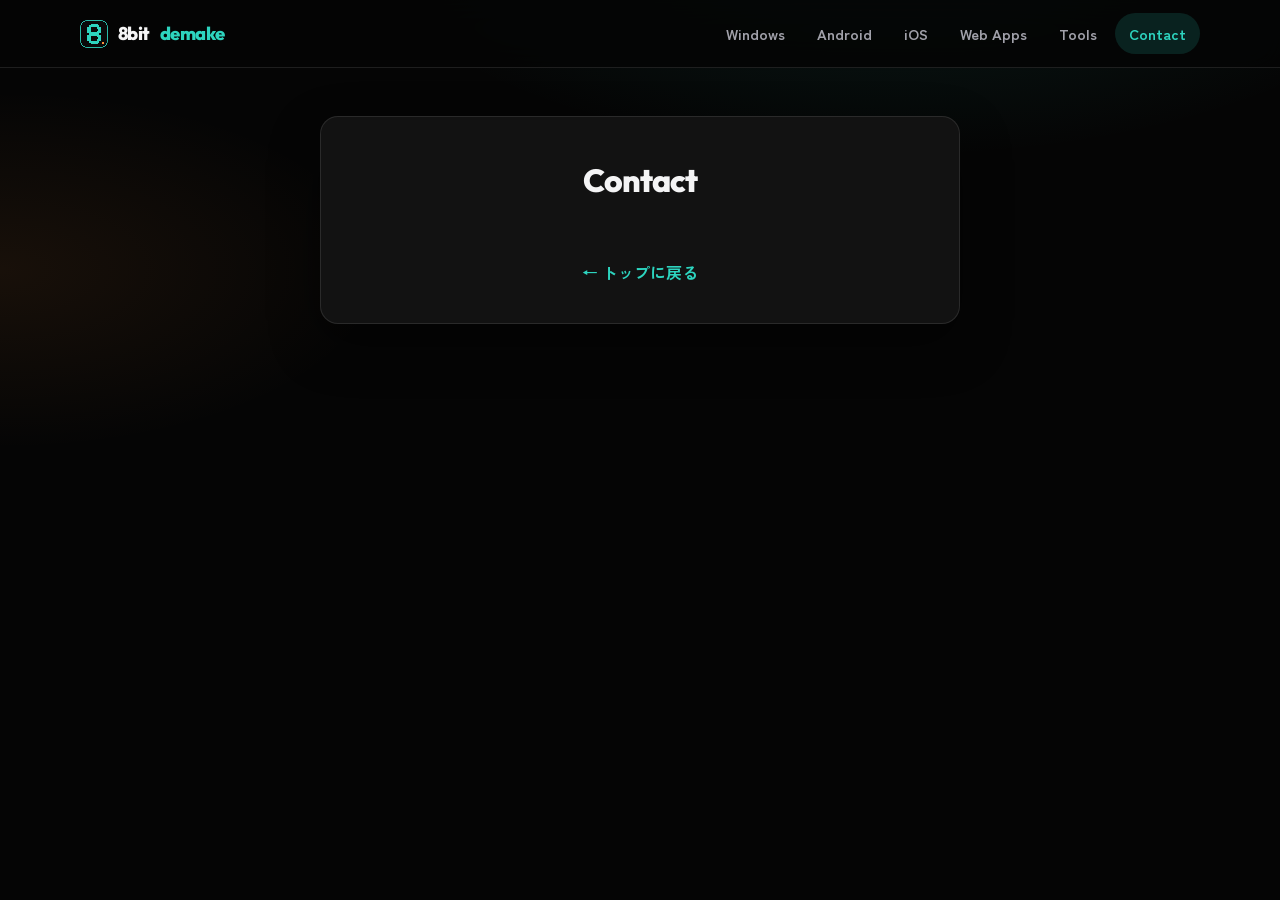
<file: mail_form.html>
<!DOCTYPE html>
<html lang="ja">
<head>
    <meta charset="utf-8">
    <meta name="viewport" content="width=device-width,initial-scale=1.0">
    <meta name="theme-color" content="#050505">
    <title>Contact - 8bit demake</title>
    <link rel="icon" href="favicon.svg" type="image/svg+xml">
    <link rel="icon" href="favicon-32.png" type="image/png" sizes="32x32">
    <link rel="icon" href="favicon.ico" sizes="any">
    <link rel="apple-touch-icon" href="apple-touch-icon.png">
    <link rel="manifest" href="site.webmanifest">
    <link rel="preconnect" href="https://fonts.googleapis.com">
    <link rel="preconnect" href="https://fonts.gstatic.com" crossorigin>
    <link href="https://fonts.googleapis.com/css2?family=Outfit:wght@600;700;800&family=Zen+Kaku+Gothic+New:wght@400;500;700&display=swap" rel="stylesheet">
    <link rel="stylesheet" href="css/style.css">
</head>
<body>

<nav class="navbar">
    <div class="container">
        <a class="navbar-brand" href="index.html"><img src="favicon.svg" width="28" height="28" alt="">8bit <span>demake</span></a>
        <ul class="nav-links" id="nav-links">
            <li><a href="index.html#windows">Windows</a></li>
            <li><a href="index.html#android">Android</a></li>
            <li><a href="index.html#ios">iOS</a></li>
            <li><a href="index.html#web">Web Apps</a></li>
            <li><a href="index.html#tools">Tools</a></li>
            <li><a href="mail_form.html" class="active">Contact</a></li>
        </ul>
    </div>
</nav>

<main class="mail-page">
    <div class="mail-panel">
        <h1>Contact</h1>
        <!-- FC2RetalForm Start -->
        <script type="text/javascript" src="http://form1.fc2.com/parts/index.php?id=544934"></script>
        <!-- FC2RetalForm End -->
        <a href="index.html" class="back-link">← トップに戻る</a>
    </div>
</main>

</body>
</html>
</file>
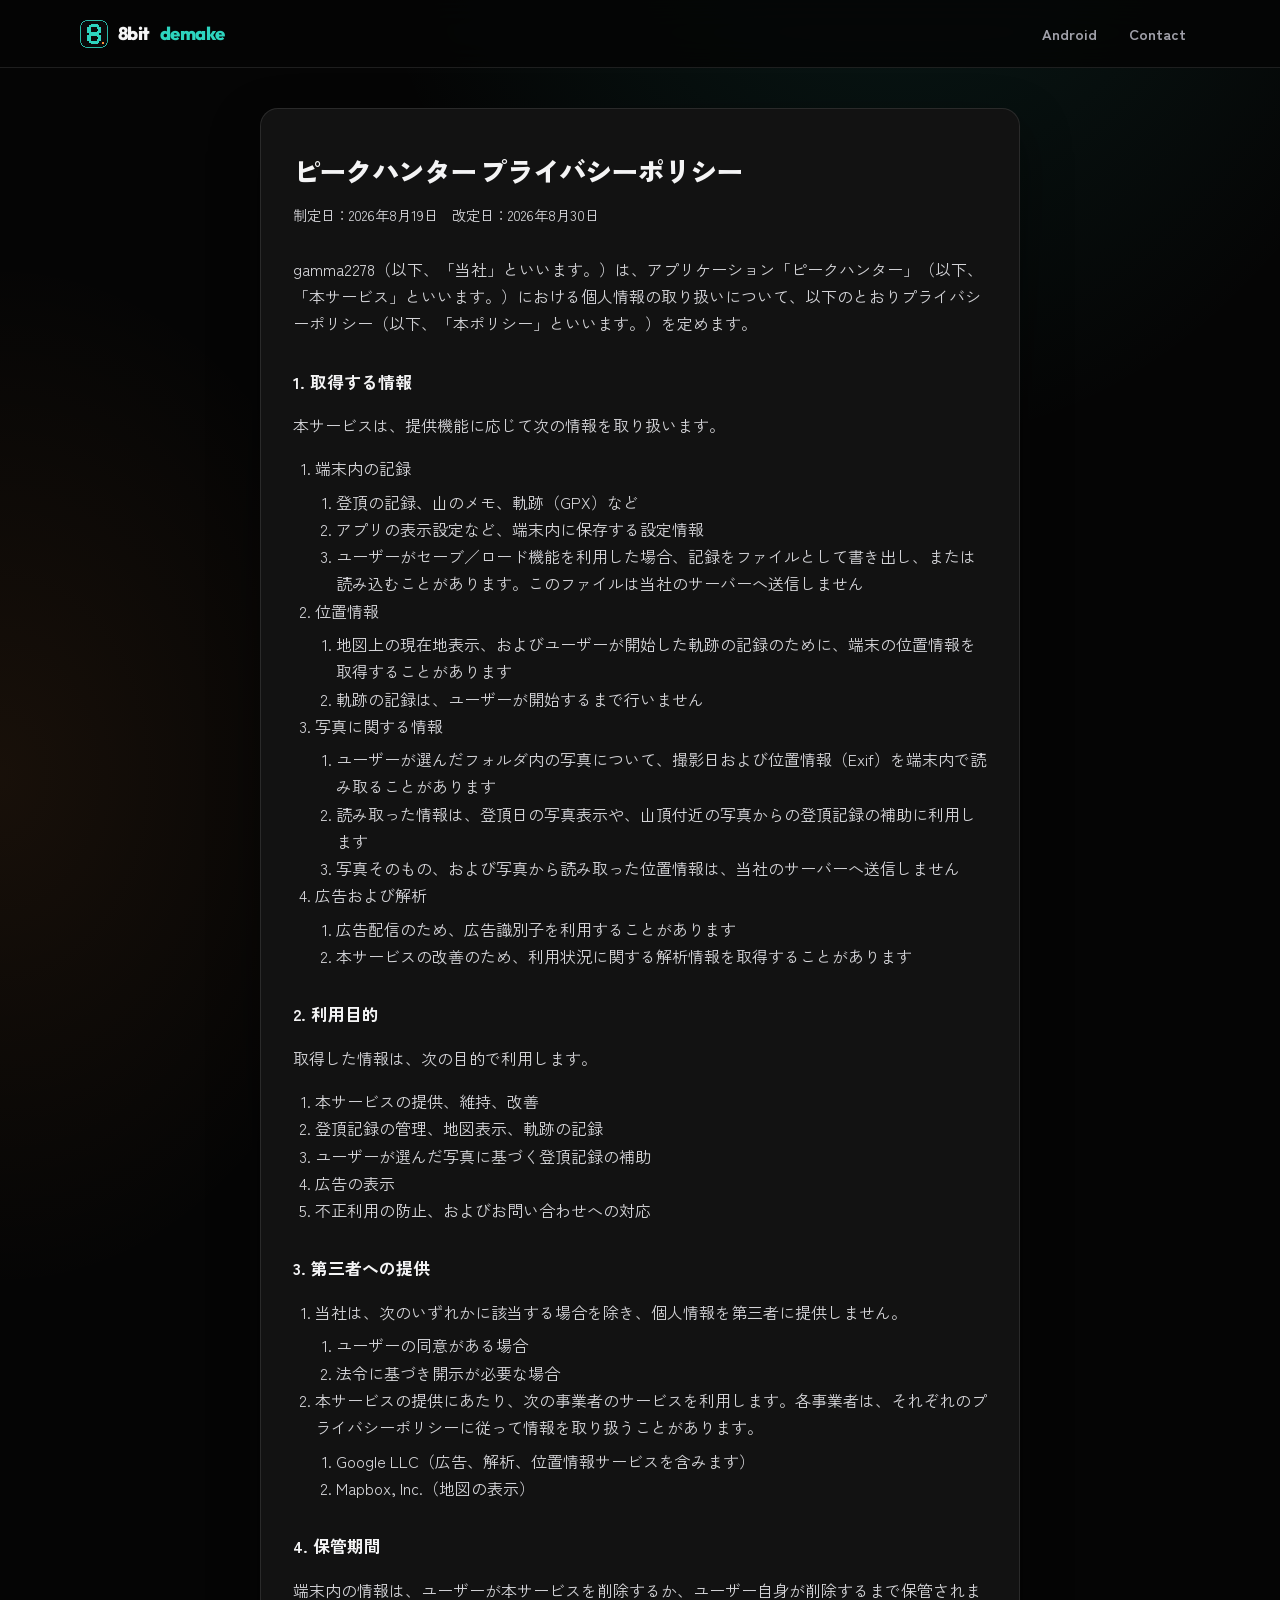
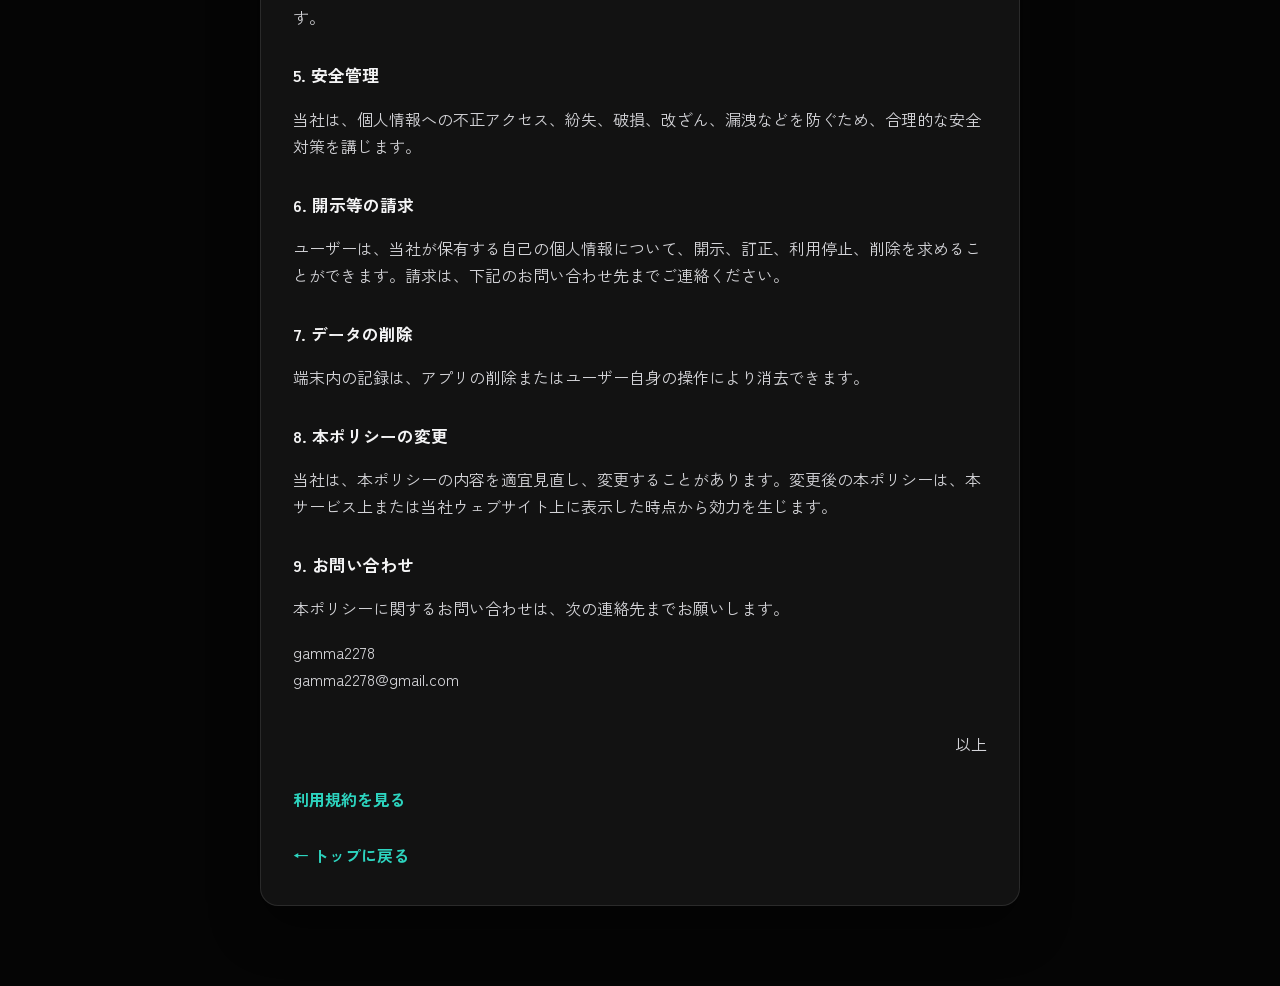
<file: privacy_policy_peekhunter.html>
<!DOCTYPE html>
<html lang="ja">
<head>
    <meta charset="utf-8">
    <meta name="viewport" content="width=device-width,initial-scale=1.0">
    <meta name="theme-color" content="#050505">
    <title>ピークハンター プライバシーポリシー</title>
    <link rel="icon" href="favicon.svg" type="image/svg+xml">
    <link rel="icon" href="favicon-32.png" type="image/png" sizes="32x32">
    <link rel="icon" href="favicon.ico" sizes="any">
    <link rel="apple-touch-icon" href="apple-touch-icon.png">
    <link rel="manifest" href="site.webmanifest">
    <link rel="preconnect" href="https://fonts.googleapis.com">
    <link rel="preconnect" href="https://fonts.gstatic.com" crossorigin>
    <link href="https://fonts.googleapis.com/css2?family=Outfit:wght@600;700;800&family=Zen+Kaku+Gothic+New:wght@400;500;700&display=swap" rel="stylesheet">
    <link rel="stylesheet" href="css/style.css">
</head>
<body>

<nav class="navbar">
    <div class="container">
        <a class="navbar-brand" href="index.html"><img src="favicon.svg" width="28" height="28" alt="">8bit <span>demake</span></a>
        <ul class="nav-links" id="nav-links">
            <li><a href="index.html#android">Android</a></li>
            <li><a href="mail_form.html">Contact</a></li>
        </ul>
    </div>
</nav>

<main class="legal-page">
    <article class="legal-doc">
        <h1>ピークハンター プライバシーポリシー</h1>
        <p class="legal-meta">制定日：2026年8月19日　改定日：2026年8月30日</p>

        <p>gamma2278（以下、「当社」といいます。）は、アプリケーション「ピークハンター」（以下、「本サービス」といいます。）における個人情報の取り扱いについて、以下のとおりプライバシーポリシー（以下、「本ポリシー」といいます。）を定めます。</p>

        <h2>1. 取得する情報</h2>
        <p>本サービスは、提供機能に応じて次の情報を取り扱います。</p>
        <ol>
            <li>端末内の記録
                <ol>
                    <li>登頂の記録、山のメモ、軌跡（GPX）など</li>
                    <li>アプリの表示設定など、端末内に保存する設定情報</li>
                    <li>ユーザーがセーブ／ロード機能を利用した場合、記録をファイルとして書き出し、または読み込むことがあります。このファイルは当社のサーバーへ送信しません</li>
                </ol>
            </li>
            <li>位置情報
                <ol>
                    <li>地図上の現在地表示、およびユーザーが開始した軌跡の記録のために、端末の位置情報を取得することがあります</li>
                    <li>軌跡の記録は、ユーザーが開始するまで行いません</li>
                </ol>
            </li>
            <li>写真に関する情報
                <ol>
                    <li>ユーザーが選んだフォルダ内の写真について、撮影日および位置情報（Exif）を端末内で読み取ることがあります</li>
                    <li>読み取った情報は、登頂日の写真表示や、山頂付近の写真からの登頂記録の補助に利用します</li>
                    <li>写真そのもの、および写真から読み取った位置情報は、当社のサーバーへ送信しません</li>
                </ol>
            </li>
            <li>広告および解析
                <ol>
                    <li>広告配信のため、広告識別子を利用することがあります</li>
                    <li>本サービスの改善のため、利用状況に関する解析情報を取得することがあります</li>
                </ol>
            </li>
        </ol>

        <h2>2. 利用目的</h2>
        <p>取得した情報は、次の目的で利用します。</p>
        <ol>
            <li>本サービスの提供、維持、改善</li>
            <li>登頂記録の管理、地図表示、軌跡の記録</li>
            <li>ユーザーが選んだ写真に基づく登頂記録の補助</li>
            <li>広告の表示</li>
            <li>不正利用の防止、およびお問い合わせへの対応</li>
        </ol>

        <h2>3. 第三者への提供</h2>
        <ol>
            <li>当社は、次のいずれかに該当する場合を除き、個人情報を第三者に提供しません。
                <ol>
                    <li>ユーザーの同意がある場合</li>
                    <li>法令に基づき開示が必要な場合</li>
                </ol>
            </li>
            <li>本サービスの提供にあたり、次の事業者のサービスを利用します。各事業者は、それぞれのプライバシーポリシーに従って情報を取り扱うことがあります。
                <ol>
                    <li>Google LLC（広告、解析、位置情報サービスを含みます）</li>
                    <li>Mapbox, Inc.（地図の表示）</li>
                </ol>
            </li>
        </ol>

        <h2>4. 保管期間</h2>
        <p>端末内の情報は、ユーザーが本サービスを削除するか、ユーザー自身が削除するまで保管されます。</p>

        <h2>5. 安全管理</h2>
        <p>当社は、個人情報への不正アクセス、紛失、破損、改ざん、漏洩などを防ぐため、合理的な安全対策を講じます。</p>

        <h2>6. 開示等の請求</h2>
        <p>ユーザーは、当社が保有する自己の個人情報について、開示、訂正、利用停止、削除を求めることができます。請求は、下記のお問い合わせ先までご連絡ください。</p>

        <h2>7. データの削除</h2>
        <p>端末内の記録は、アプリの削除またはユーザー自身の操作により消去できます。</p>

        <h2>8. 本ポリシーの変更</h2>
        <p>当社は、本ポリシーの内容を適宜見直し、変更することがあります。変更後の本ポリシーは、本サービス上または当社ウェブサイト上に表示した時点から効力を生じます。</p>

        <h2>9. お問い合わせ</h2>
        <p>本ポリシーに関するお問い合わせは、次の連絡先までお願いします。</p>
        <p>gamma2278<br>gamma2278@gmail.com</p>

        <p class="legal-end">以上</p>
        <a href="terms_of_service_copy_ika.html" class="back-link">利用規約を見る</a>
        <br>
        <a href="index.html" class="back-link">← トップに戻る</a>
    </article>
</main>

</body>
</html>
</file>
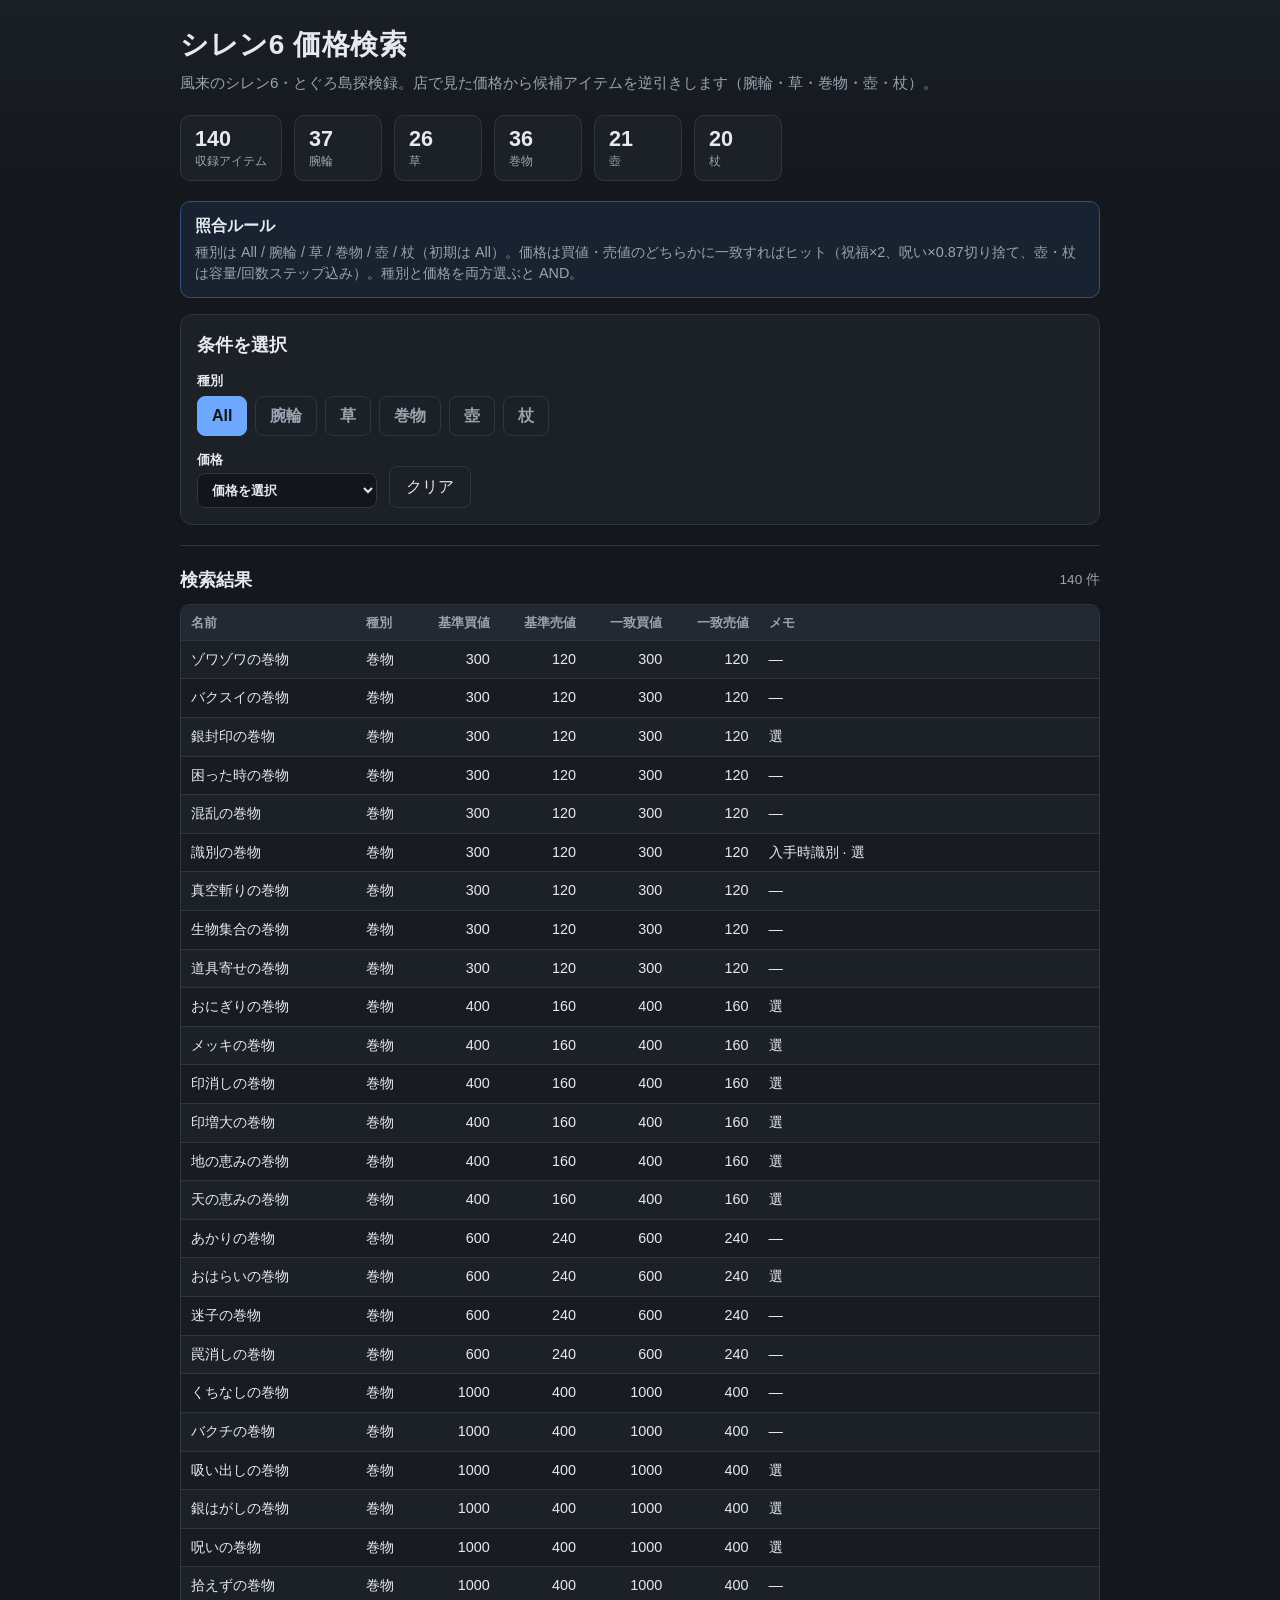
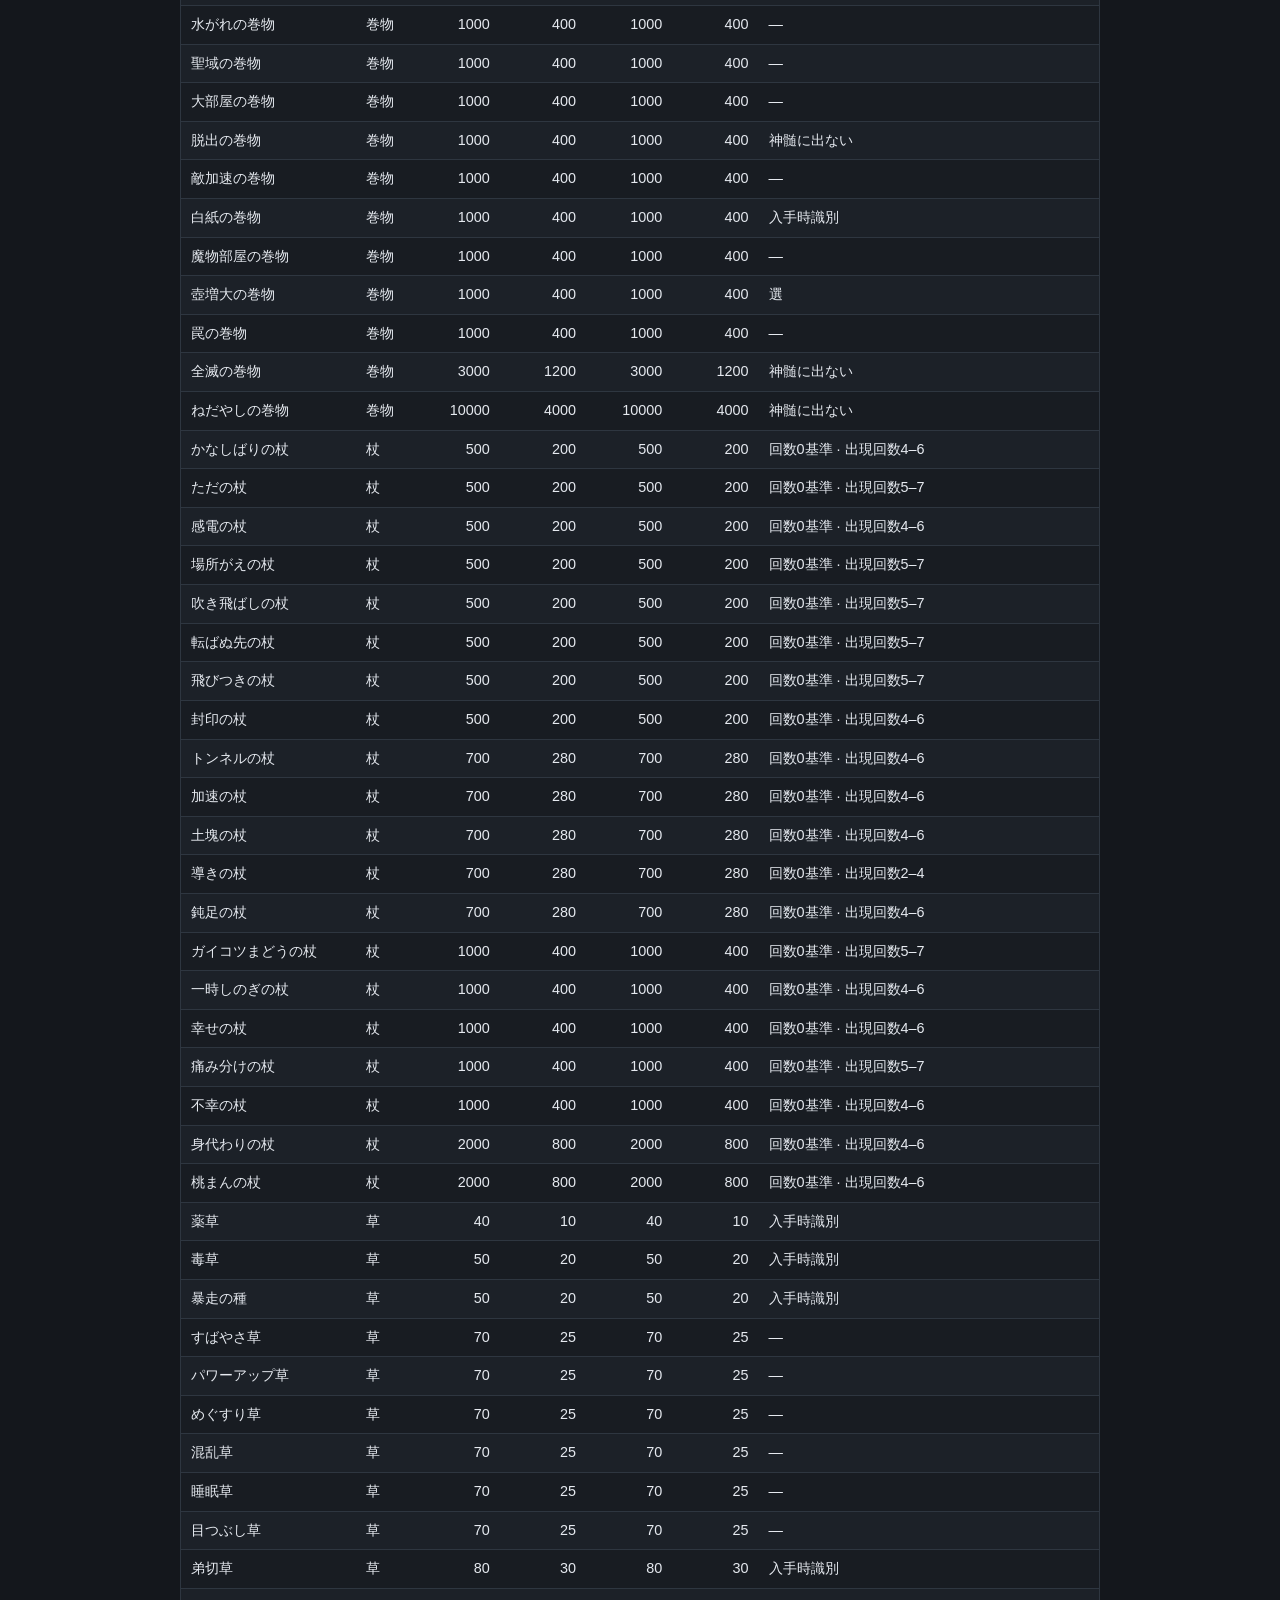
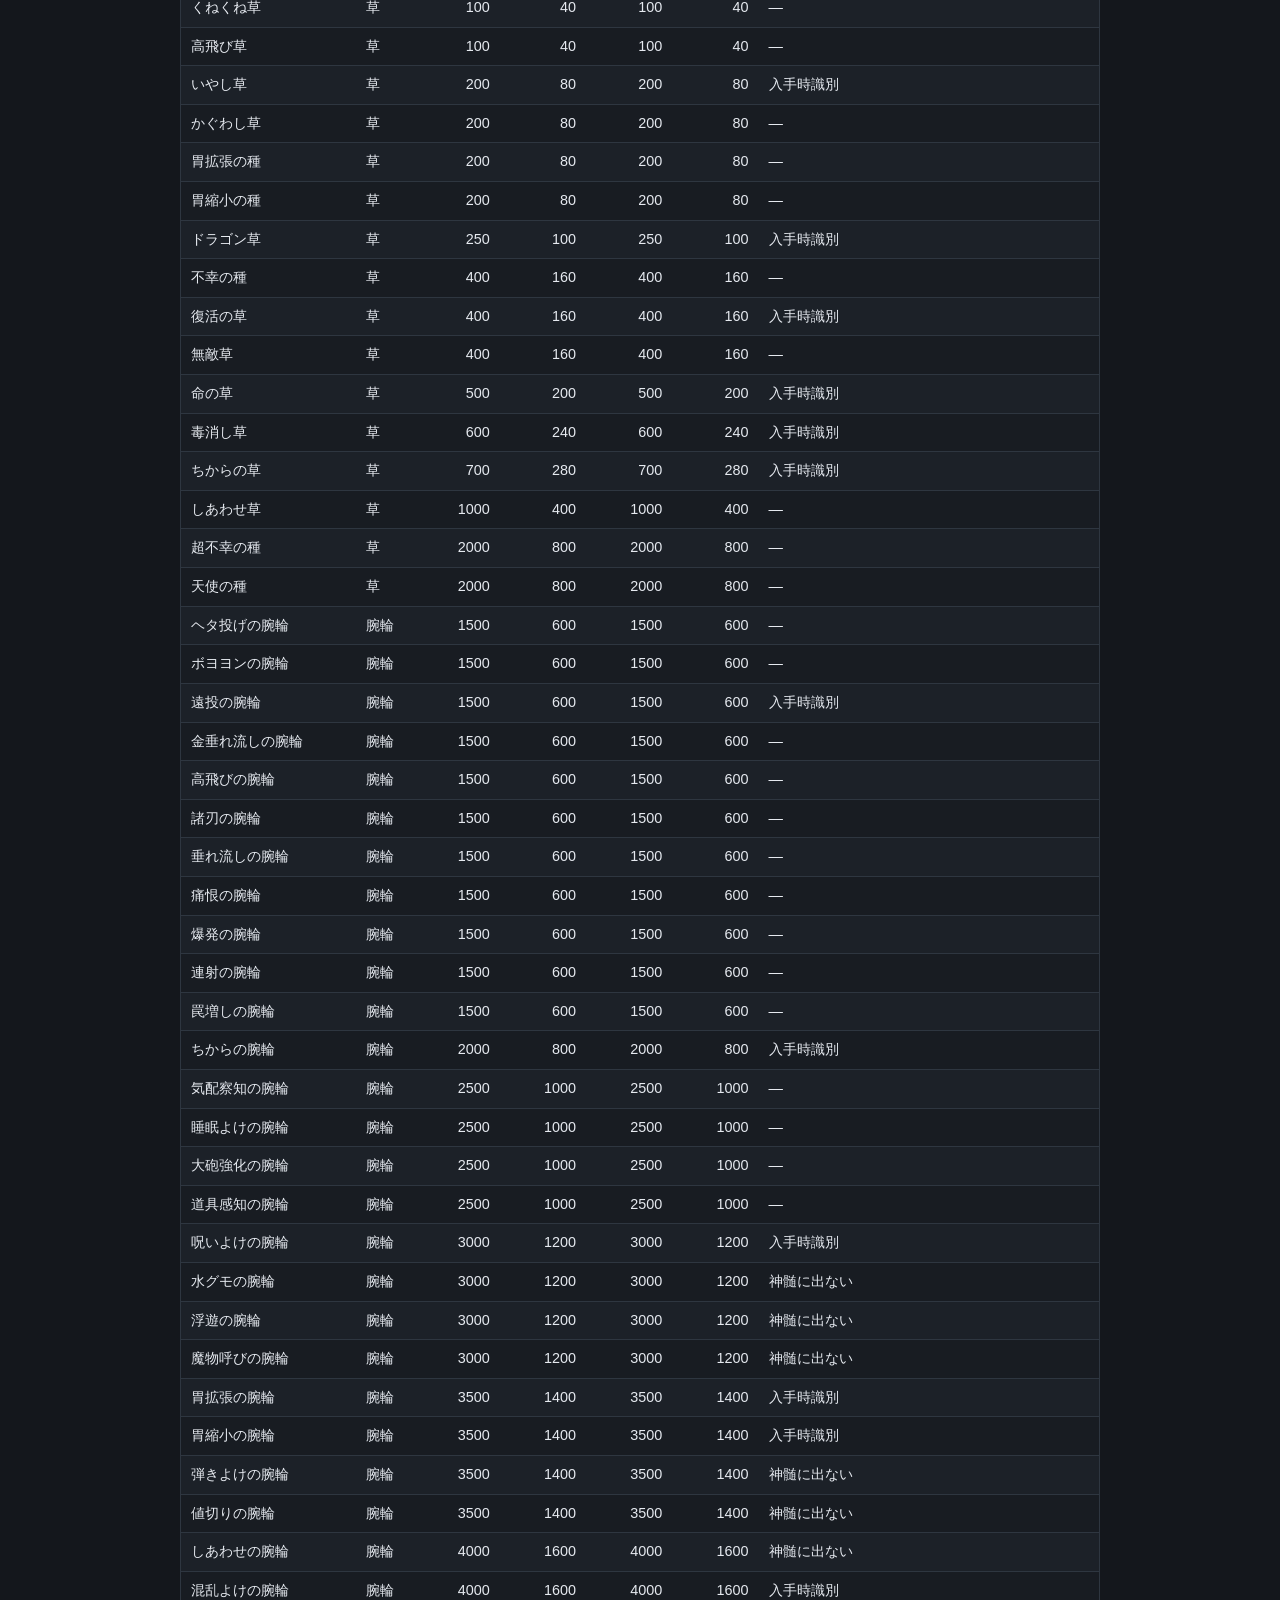
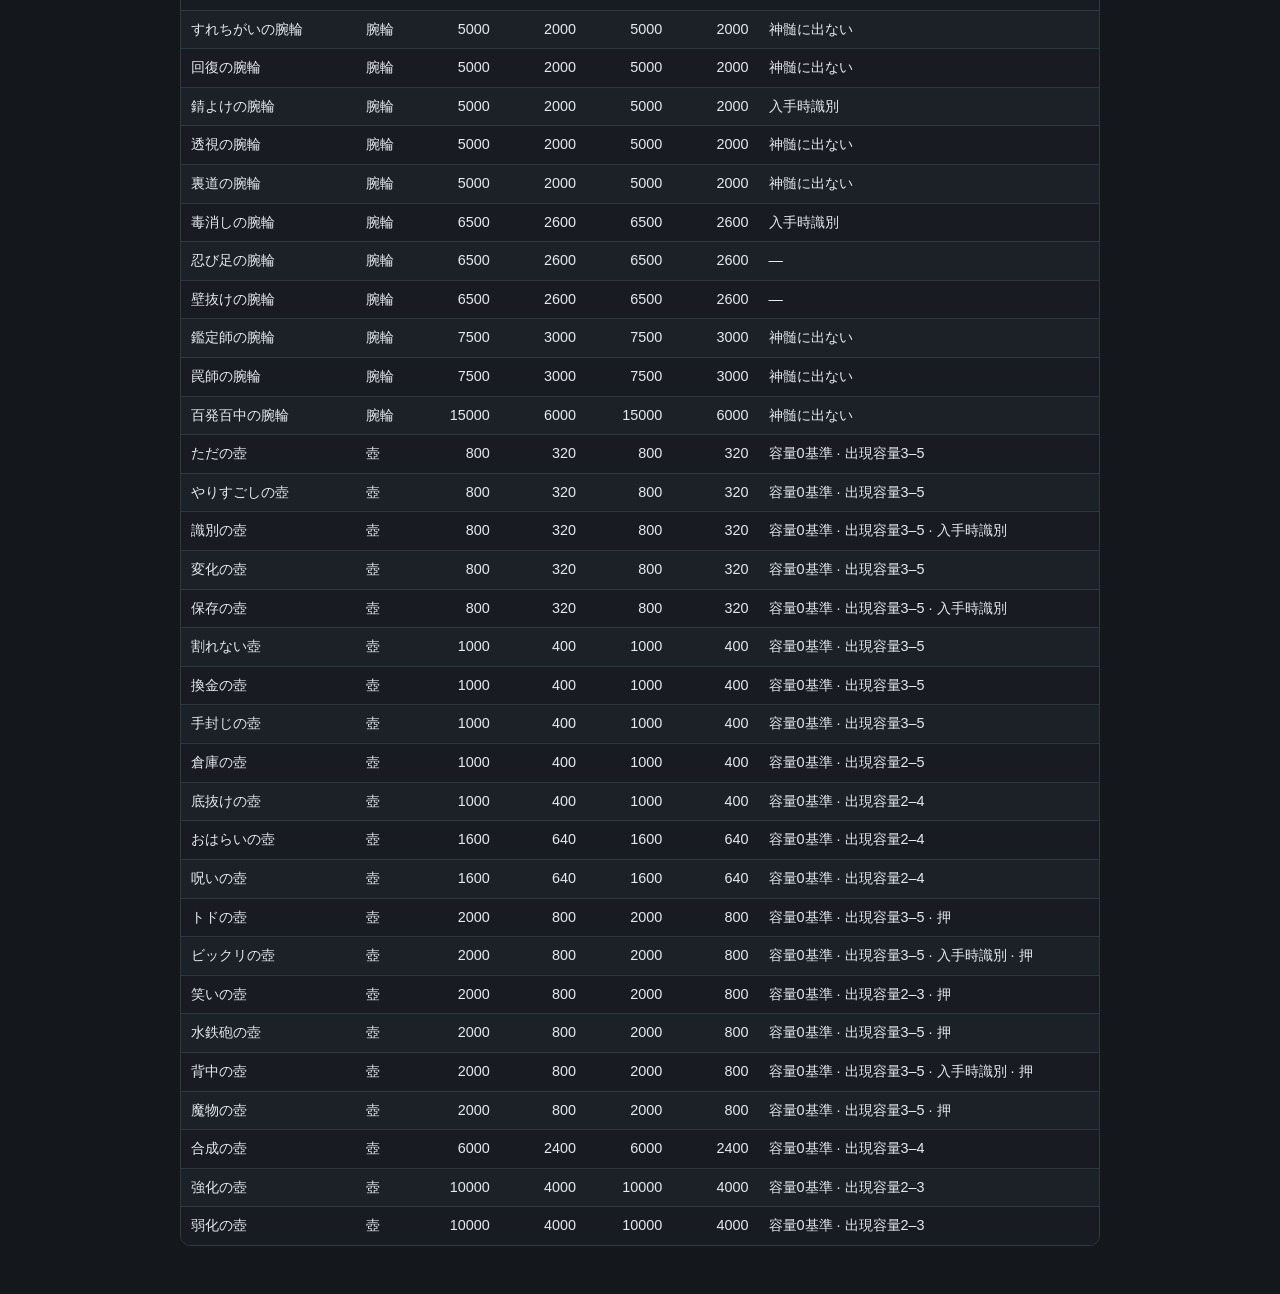
<file: shiren6-price-lookup.html>
<!DOCTYPE html>
<html lang="ja">
<head>
  <meta charset="UTF-8" />
  <meta name="viewport" content="width=device-width, initial-scale=1" />
  <title>シレン6 価格検索</title>
  <style>
    :root {
      --bg: #14171c;
      --surface: #1c2128;
      --text: #e6eaf0;
      --muted: #9aa3af;
      --border: #2e3640;
      --accent: #6ea8fe;
      --accent-hover: #8bbcff;
      --warn-bg: #2a2215;
      --warn-border: #8a6a2b;
      --info-bg: #182230;
      --info-border: #35507a;
      --neutral-bg: #222830;
      --row-alt: #181c22;
      --input-bg: #12161b;
      --th-bg: #232933;
      --err: #e8a090;
    }
    * { box-sizing: border-box; }
    body {
      margin: 0;
      font-family: "Hiragino Sans", "Hiragino Kaku Gothic ProN", "Noto Sans JP", Meiryo, sans-serif;
      background: linear-gradient(180deg, #1a1f27 0%, var(--bg) 200px);
      color: var(--text);
      line-height: 1.5;
      color-scheme: dark;
    }
    .wrap {
      max-width: 960px;
      margin: 0 auto;
      padding: 24px 20px 48px;
    }
    h1 {
      margin: 0 0 6px;
      font-size: 1.75rem;
      font-weight: 700;
      letter-spacing: 0.02em;
    }
    h2 {
      margin: 0;
      font-size: 1.15rem;
      font-weight: 650;
    }
    .lead {
      margin: 0;
      color: var(--muted);
      font-size: 0.95rem;
    }
    .stats {
      display: flex;
      flex-wrap: wrap;
      gap: 12px;
      margin: 20px 0;
    }
    .stat {
      background: var(--surface);
      border: 1px solid var(--border);
      border-radius: 10px;
      padding: 10px 14px;
      min-width: 88px;
    }
    .stat .v {
      font-size: 1.35rem;
      font-weight: 700;
      line-height: 1.2;
    }
    .stat .l {
      font-size: 0.75rem;
      color: var(--muted);
    }
    .callout {
      border-radius: 10px;
      padding: 12px 14px;
      border: 1px solid;
      margin: 16px 0;
    }
    .callout.info { background: var(--info-bg); border-color: var(--info-border); }
    .callout.neutral { background: var(--neutral-bg); border-color: var(--border); }
    .callout.warn { background: var(--warn-bg); border-color: var(--warn-border); }
    .callout .title {
      font-weight: 650;
      margin-bottom: 4px;
    }
    .callout .body { font-size: 0.9rem; color: var(--muted); }
    .panel {
      background: var(--surface);
      border: 1px solid var(--border);
      border-radius: 12px;
      padding: 16px;
      margin: 16px 0;
    }
    .fields {
      display: flex;
      flex-wrap: wrap;
      gap: 12px;
      align-items: flex-end;
    }
    label {
      display: flex;
      flex-direction: column;
      gap: 4px;
      font-size: 0.8rem;
      font-weight: 600;
      min-width: 160px;
    }
    select {
      font: inherit;
      padding: 8px 10px;
      border: 1px solid var(--border);
      border-radius: 8px;
      min-width: 180px;
      max-width: 240px;
      background: var(--input-bg);
      color: var(--text);
      appearance: auto;
    }
    select:focus {
      outline: 2px solid color-mix(in srgb, var(--accent) 40%, transparent);
      border-color: var(--accent);
    }
    select option {
      background: var(--surface);
      color: var(--text);
    }
    .actions { display: flex; gap: 8px; }
    button {
      font: inherit;
      border-radius: 8px;
      padding: 8px 16px;
      cursor: pointer;
      border: 1px solid transparent;
    }
    button:disabled {
      opacity: 0.45;
      cursor: not-allowed;
    }
    .btn-primary {
      background: var(--accent);
      color: #12161b;
    }
    .btn-primary:hover:not(:disabled) { background: var(--accent-hover); }
    .btn-ghost {
      background: transparent;
      border-color: var(--border);
      color: var(--text);
    }
    .btn-ghost:hover:not(:disabled) { background: var(--neutral-bg); }
    .cat-row {
      display: flex;
      flex-direction: column;
      gap: 6px;
      width: 100%;
      margin-bottom: 12px;
    }
    .cat-row .cat-label {
      font-size: 0.8rem;
      font-weight: 600;
    }
    .cat-toggles {
      display: flex;
      flex-wrap: nowrap;
      gap: 8px;
      overflow-x: auto;
      -webkit-overflow-scrolling: touch;
      padding-bottom: 2px;
    }
    .cat-btn {
      background: transparent;
      border: 1px solid var(--border);
      color: var(--muted);
      padding: 7px 14px;
      border-radius: 8px;
      font-weight: 600;
    }
    .cat-btn:hover {
      border-color: color-mix(in srgb, var(--accent) 50%, var(--border));
      color: var(--text);
      background: var(--neutral-bg);
    }
    .cat-btn.is-on {
      background: var(--accent);
      border-color: var(--accent);
      color: #12161b;
    }
    .cat-btn.is-on:hover {
      background: var(--accent-hover);
      border-color: var(--accent-hover);
      color: #12161b;
    }
    .err {
      color: var(--err);
      font-size: 0.85rem;
      margin-top: 8px;
    }
    .result-head {
      display: flex;
      align-items: center;
      gap: 8px;
      margin-bottom: 10px;
    }
    .result-head .count {
      margin-left: auto;
      color: var(--muted);
      font-size: 0.85rem;
    }
    .table-wrap {
      overflow-x: auto;
      border: 1px solid var(--border);
      border-radius: 10px;
      background: var(--surface);
    }
    table {
      width: 100%;
      border-collapse: collapse;
      font-size: 0.9rem;
    }
    th, td {
      padding: 8px 10px;
      border-bottom: 1px solid var(--border);
      text-align: left;
      white-space: nowrap;
    }
    th {
      background: var(--th-bg);
      position: sticky;
      top: 0;
      font-weight: 650;
      font-size: 0.8rem;
      color: var(--muted);
    }
    td.num, th.num { text-align: right; font-variant-numeric: tabular-nums; }
    td.num.match {
      background: color-mix(in srgb, var(--accent) 28%, transparent);
      color: #f0f6ff;
      font-weight: 700;
      text-decoration: underline;
      text-underline-offset: 3px;
      border-radius: 4px;
    }
    tbody tr:nth-child(even) { background: var(--row-alt); }
    tbody tr:last-child td { border-bottom: none; }
    hr.sep {
      border: none;
      border-top: 1px solid var(--border);
      margin: 20px 0;
    }
  </style>
</head>
<body>
  <div class="wrap">
    <h1>シレン6 価格検索</h1>
    <p class="lead">風来のシレン6・とぐろ島探検録。店で見た価格から候補アイテムを逆引きします（腕輪・草・巻物・壺・杖）。</p>

    <div class="stats" id="stats"></div>

    <div class="callout info">
      <div class="title">照合ルール</div>
      <div class="body">種別は All / 腕輪 / 草 / 巻物 / 壺 / 杖（初期は All）。価格は買値・売値のどちらかに一致すればヒット（祝福×2、呪い×0.87切り捨て、壺・杖は容量/回数ステップ込み）。種別と価格を両方選ぶと AND。</div>
    </div>

    <div class="panel">
      <h2 style="margin-bottom:12px">条件を選択</h2>
      <div class="cat-row">
        <span class="cat-label">種別</span>
        <div class="cat-toggles" id="categoryToggles" role="group" aria-label="種別">
          <button type="button" class="cat-btn is-on" data-category="" aria-pressed="true">All</button>
          <button type="button" class="cat-btn" data-category="腕輪" aria-pressed="false">腕輪</button>
          <button type="button" class="cat-btn" data-category="草" aria-pressed="false">草</button>
          <button type="button" class="cat-btn" data-category="巻物" aria-pressed="false">巻物</button>
          <button type="button" class="cat-btn" data-category="壺" aria-pressed="false">壺</button>
          <button type="button" class="cat-btn" data-category="杖" aria-pressed="false">杖</button>
        </div>
      </div>
      <div class="fields">
        <label>価格
          <select id="price"></select>
        </label>
        <div class="actions">
          <button type="button" class="btn-ghost" id="clearBtn">クリア</button>
        </div>
      </div>
    </div>

    <hr class="sep" />

    <div id="results"></div>

  </div>

  <script>
(function () {
  "use strict";

  var BLESS = 2;
  var CURSE = 0.87;
  var STEP_BUY = 100;
  var STEP_SELL = 40;
  var MAX_EXTRA = 10;

  var ITEMS = [
    { name: "遠投の腕輪", category: "腕輪", buy: 1500, sell: 600, identified: true },
    { name: "ヘタ投げの腕輪", category: "腕輪", buy: 1500, sell: 600 },
    { name: "ボヨヨンの腕輪", category: "腕輪", buy: 1500, sell: 600 },
    { name: "連射の腕輪", category: "腕輪", buy: 1500, sell: 600 },
    { name: "諸刃の腕輪", category: "腕輪", buy: 1500, sell: 600 },
    { name: "痛恨の腕輪", category: "腕輪", buy: 1500, sell: 600 },
    { name: "高飛びの腕輪", category: "腕輪", buy: 1500, sell: 600 },
    { name: "爆発の腕輪", category: "腕輪", buy: 1500, sell: 600 },
    { name: "罠増しの腕輪", category: "腕輪", buy: 1500, sell: 600 },
    { name: "垂れ流しの腕輪", category: "腕輪", buy: 1500, sell: 600 },
    { name: "金垂れ流しの腕輪", category: "腕輪", buy: 1500, sell: 600 },
    { name: "ちからの腕輪", category: "腕輪", buy: 2000, sell: 800, identified: true },
    { name: "睡眠よけの腕輪", category: "腕輪", buy: 2500, sell: 1000 },
    { name: "気配察知の腕輪", category: "腕輪", buy: 2500, sell: 1000 },
    { name: "道具感知の腕輪", category: "腕輪", buy: 2500, sell: 1000 },
    { name: "大砲強化の腕輪", category: "腕輪", buy: 2500, sell: 1000 },
    { name: "呪いよけの腕輪", category: "腕輪", buy: 3000, sell: 1200, identified: true },
    { name: "水グモの腕輪", category: "腕輪", buy: 3000, sell: 1200, notInShinzui: true },
    { name: "浮遊の腕輪", category: "腕輪", buy: 3000, sell: 1200, notInShinzui: true },
    { name: "魔物呼びの腕輪", category: "腕輪", buy: 3000, sell: 1200, notInShinzui: true },
    { name: "胃拡張の腕輪", category: "腕輪", buy: 3500, sell: 1400, identified: true },
    { name: "胃縮小の腕輪", category: "腕輪", buy: 3500, sell: 1400, identified: true },
    { name: "弾きよけの腕輪", category: "腕輪", buy: 3500, sell: 1400, notInShinzui: true },
    { name: "値切りの腕輪", category: "腕輪", buy: 3500, sell: 1400, notInShinzui: true },
    { name: "しあわせの腕輪", category: "腕輪", buy: 4000, sell: 1600, notInShinzui: true },
    { name: "混乱よけの腕輪", category: "腕輪", buy: 4000, sell: 1600, identified: true },
    { name: "回復の腕輪", category: "腕輪", buy: 5000, sell: 2000, notInShinzui: true },
    { name: "錆よけの腕輪", category: "腕輪", buy: 5000, sell: 2000, identified: true },
    { name: "透視の腕輪", category: "腕輪", buy: 5000, sell: 2000, notInShinzui: true },
    { name: "裏道の腕輪", category: "腕輪", buy: 5000, sell: 2000, notInShinzui: true },
    { name: "すれちがいの腕輪", category: "腕輪", buy: 5000, sell: 2000, notInShinzui: true },
    { name: "毒消しの腕輪", category: "腕輪", buy: 6500, sell: 2600, identified: true },
    { name: "壁抜けの腕輪", category: "腕輪", buy: 6500, sell: 2600 },
    { name: "忍び足の腕輪", category: "腕輪", buy: 6500, sell: 2600 },
    { name: "罠師の腕輪", category: "腕輪", buy: 7500, sell: 3000, notInShinzui: true },
    { name: "鑑定師の腕輪", category: "腕輪", buy: 7500, sell: 3000, notInShinzui: true },
    { name: "百発百中の腕輪", category: "腕輪", buy: 15000, sell: 6000, notInShinzui: true },

    { name: "薬草", category: "草", buy: 40, sell: 10, identified: true },
    { name: "毒草", category: "草", buy: 50, sell: 20, identified: true },
    { name: "暴走の種", category: "草", buy: 50, sell: 20, identified: true },
    { name: "混乱草", category: "草", buy: 70, sell: 25 },
    { name: "睡眠草", category: "草", buy: 70, sell: 25 },
    { name: "目つぶし草", category: "草", buy: 70, sell: 25 },
    { name: "めぐすり草", category: "草", buy: 70, sell: 25 },
    { name: "すばやさ草", category: "草", buy: 70, sell: 25 },
    { name: "パワーアップ草", category: "草", buy: 70, sell: 25 },
    { name: "弟切草", category: "草", buy: 80, sell: 30, identified: true },
    { name: "高飛び草", category: "草", buy: 100, sell: 40 },
    { name: "くねくね草", category: "草", buy: 100, sell: 40 },
    { name: "いやし草", category: "草", buy: 200, sell: 80, identified: true },
    { name: "かぐわし草", category: "草", buy: 200, sell: 80 },
    { name: "胃拡張の種", category: "草", buy: 200, sell: 80 },
    { name: "胃縮小の種", category: "草", buy: 200, sell: 80 },
    { name: "ドラゴン草", category: "草", buy: 250, sell: 100, identified: true },
    { name: "復活の草", category: "草", buy: 400, sell: 160, identified: true },
    { name: "無敵草", category: "草", buy: 400, sell: 160 },
    { name: "不幸の種", category: "草", buy: 400, sell: 160 },
    { name: "命の草", category: "草", buy: 500, sell: 200, identified: true },
    { name: "毒消し草", category: "草", buy: 600, sell: 240, identified: true },
    { name: "ちからの草", category: "草", buy: 700, sell: 280, identified: true },
    { name: "しあわせ草", category: "草", buy: 1000, sell: 400 },
    { name: "天使の種", category: "草", buy: 2000, sell: 800 },
    { name: "超不幸の種", category: "草", buy: 2000, sell: 800 },

    { name: "混乱の巻物", category: "巻物", buy: 300, sell: 120 },
    { name: "バクスイの巻物", category: "巻物", buy: 300, sell: 120 },
    { name: "ゾワゾワの巻物", category: "巻物", buy: 300, sell: 120 },
    { name: "真空斬りの巻物", category: "巻物", buy: 300, sell: 120 },
    { name: "識別の巻物", category: "巻物", buy: 300, sell: 120, identified: true, tag: "選" },
    { name: "銀封印の巻物", category: "巻物", buy: 300, sell: 120, tag: "選" },
    { name: "生物集合の巻物", category: "巻物", buy: 300, sell: 120 },
    { name: "道具寄せの巻物", category: "巻物", buy: 300, sell: 120 },
    { name: "困った時の巻物", category: "巻物", buy: 300, sell: 120 },
    { name: "天の恵みの巻物", category: "巻物", buy: 400, sell: 160, tag: "選" },
    { name: "地の恵みの巻物", category: "巻物", buy: 400, sell: 160, tag: "選" },
    { name: "メッキの巻物", category: "巻物", buy: 400, sell: 160, tag: "選" },
    { name: "印増大の巻物", category: "巻物", buy: 400, sell: 160, tag: "選" },
    { name: "印消しの巻物", category: "巻物", buy: 400, sell: 160, tag: "選" },
    { name: "おにぎりの巻物", category: "巻物", buy: 400, sell: 160, tag: "選" },
    { name: "おはらいの巻物", category: "巻物", buy: 600, sell: 240, tag: "選" },
    { name: "あかりの巻物", category: "巻物", buy: 600, sell: 240 },
    { name: "迷子の巻物", category: "巻物", buy: 600, sell: 240 },
    { name: "罠消しの巻物", category: "巻物", buy: 600, sell: 240 },
    { name: "銀はがしの巻物", category: "巻物", buy: 1000, sell: 400, tag: "選" },
    { name: "壺増大の巻物", category: "巻物", buy: 1000, sell: 400, tag: "選" },
    { name: "吸い出しの巻物", category: "巻物", buy: 1000, sell: 400, tag: "選" },
    { name: "呪いの巻物", category: "巻物", buy: 1000, sell: 400, tag: "選" },
    { name: "罠の巻物", category: "巻物", buy: 1000, sell: 400 },
    { name: "水がれの巻物", category: "巻物", buy: 1000, sell: 400 },
    { name: "魔物部屋の巻物", category: "巻物", buy: 1000, sell: 400 },
    { name: "大部屋の巻物", category: "巻物", buy: 1000, sell: 400 },
    { name: "バクチの巻物", category: "巻物", buy: 1000, sell: 400 },
    { name: "くちなしの巻物", category: "巻物", buy: 1000, sell: 400 },
    { name: "拾えずの巻物", category: "巻物", buy: 1000, sell: 400 },
    { name: "敵加速の巻物", category: "巻物", buy: 1000, sell: 400 },
    { name: "聖域の巻物", category: "巻物", buy: 1000, sell: 400 },
    { name: "白紙の巻物", category: "巻物", buy: 1000, sell: 400, identified: true },
    { name: "脱出の巻物", category: "巻物", buy: 1000, sell: 400, notInShinzui: true },
    { name: "全滅の巻物", category: "巻物", buy: 3000, sell: 1200, notInShinzui: true },
    { name: "ねだやしの巻物", category: "巻物", buy: 10000, sell: 4000, notInShinzui: true },

    { name: "保存の壺", category: "壺", buy: 800, sell: 320, identified: true, range: [3, 5] },
    { name: "識別の壺", category: "壺", buy: 800, sell: 320, identified: true, range: [3, 5] },
    { name: "変化の壺", category: "壺", buy: 800, sell: 320, range: [3, 5] },
    { name: "ただの壺", category: "壺", buy: 800, sell: 320, range: [3, 5] },
    { name: "やりすごしの壺", category: "壺", buy: 800, sell: 320, range: [3, 5] },
    { name: "底抜けの壺", category: "壺", buy: 1000, sell: 400, range: [2, 4] },
    { name: "換金の壺", category: "壺", buy: 1000, sell: 400, range: [3, 5] },
    { name: "手封じの壺", category: "壺", buy: 1000, sell: 400, range: [3, 5] },
    { name: "割れない壺", category: "壺", buy: 1000, sell: 400, range: [3, 5] },
    { name: "倉庫の壺", category: "壺", buy: 1000, sell: 400, range: [2, 5] },
    { name: "おはらいの壺", category: "壺", buy: 1600, sell: 640, range: [2, 4] },
    { name: "呪いの壺", category: "壺", buy: 1600, sell: 640, range: [2, 4] },
    { name: "笑いの壺", category: "壺", buy: 2000, sell: 800, range: [2, 3], tag: "押" },
    { name: "背中の壺", category: "壺", buy: 2000, sell: 800, identified: true, range: [3, 5], tag: "押" },
    { name: "トドの壺", category: "壺", buy: 2000, sell: 800, range: [3, 5], tag: "押" },
    { name: "水鉄砲の壺", category: "壺", buy: 2000, sell: 800, range: [3, 5], tag: "押" },
    { name: "魔物の壺", category: "壺", buy: 2000, sell: 800, range: [3, 5], tag: "押" },
    { name: "ビックリの壺", category: "壺", buy: 2000, sell: 800, identified: true, range: [3, 5], tag: "押" },
    { name: "合成の壺", category: "壺", buy: 6000, sell: 2400, range: [3, 4] },
    { name: "強化の壺", category: "壺", buy: 10000, sell: 4000, range: [2, 3] },
    { name: "弱化の壺", category: "壺", buy: 10000, sell: 4000, range: [2, 3] },

    { name: "感電の杖", category: "杖", buy: 500, sell: 200, range: [4, 6] },
    { name: "かなしばりの杖", category: "杖", buy: 500, sell: 200, range: [4, 6] },
    { name: "封印の杖", category: "杖", buy: 500, sell: 200, range: [4, 6] },
    { name: "ただの杖", category: "杖", buy: 500, sell: 200, range: [5, 7] },
    { name: "場所がえの杖", category: "杖", buy: 500, sell: 200, range: [5, 7] },
    { name: "吹き飛ばしの杖", category: "杖", buy: 500, sell: 200, range: [5, 7] },
    { name: "飛びつきの杖", category: "杖", buy: 500, sell: 200, range: [5, 7] },
    { name: "転ばぬ先の杖", category: "杖", buy: 500, sell: 200, range: [5, 7] },
    { name: "導きの杖", category: "杖", buy: 700, sell: 280, range: [2, 4] },
    { name: "トンネルの杖", category: "杖", buy: 700, sell: 280, range: [4, 6] },
    { name: "土塊の杖", category: "杖", buy: 700, sell: 280, range: [4, 6] },
    { name: "加速の杖", category: "杖", buy: 700, sell: 280, range: [4, 6] },
    { name: "鈍足の杖", category: "杖", buy: 700, sell: 280, range: [4, 6] },
    { name: "一時しのぎの杖", category: "杖", buy: 1000, sell: 400, range: [4, 6] },
    { name: "幸せの杖", category: "杖", buy: 1000, sell: 400, range: [4, 6] },
    { name: "不幸の杖", category: "杖", buy: 1000, sell: 400, range: [4, 6] },
    { name: "痛み分けの杖", category: "杖", buy: 1000, sell: 400, range: [5, 7] },
    { name: "ガイコツまどうの杖", category: "杖", buy: 1000, sell: 400, range: [5, 7] },
    { name: "身代わりの杖", category: "杖", buy: 2000, sell: 800, range: [4, 6] },
    { name: "桃まんの杖", category: "杖", buy: 2000, sell: 800, range: [4, 6] }
  ];

  function applyModifier(price, mod) {
    if (mod === "祝福") return price * BLESS;
    if (mod === "呪い") return Math.floor(price * CURSE);
    return price;
  }

  function collectPrices() {
    var set = {};
    var mods = ["通常", "祝福", "呪い"];
    for (var i = 0; i < ITEMS.length; i++) {
      var item = ITEMS[i];
      var isStepped = item.category === "壺" || item.category === "杖";
      var extras = isStepped
        ? Array.from({ length: MAX_EXTRA + 1 }, function (_, n) { return n; })
        : [0];
      for (var e = 0; e < extras.length; e++) {
        var extra = extras[e];
        var baseBuy = item.buy + extra * STEP_BUY;
        var baseSell = item.sell + extra * STEP_SELL;
        for (var m = 0; m < mods.length; m++) {
          set[applyModifier(baseBuy, mods[m])] = true;
          set[applyModifier(baseSell, mods[m])] = true;
        }
      }
    }
    return Object.keys(set)
      .map(Number)
      .sort(function (a, b) { return a - b; });
  }

  function sortHits(hits) {
    hits.sort(function (a, b) {
      if (a.item.category !== b.item.category) {
        return a.item.category.localeCompare(b.item.category, "ja");
      }
      if (a.item.buy !== b.item.buy) return a.item.buy - b.item.buy;
      if (a.extra !== b.extra) return a.extra - b.extra;
      return a.item.name.localeCompare(b.item.name, "ja");
    });
    return hits;
  }

  function listCategoryItems(categoryQ) {
    var hits = [];
    for (var i = 0; i < ITEMS.length; i++) {
      var item = ITEMS[i];
      if (categoryQ && item.category !== categoryQ) continue;
      hits.push({
        item: item,
        modifier: "通常",
        extra: 0,
        matchBuy: item.buy,
        matchSell: item.sell
      });
    }
    return sortHits(hits);
  }

  function findHits(priceQ, categoryQ) {
    if (priceQ === null) return [];
    var hits = [];
    var mods = ["通常", "祝福", "呪い"];
    for (var i = 0; i < ITEMS.length; i++) {
      var item = ITEMS[i];
      if (categoryQ && item.category !== categoryQ) continue;
      var isStepped = item.category === "壺" || item.category === "杖";
      var extras = isStepped
        ? Array.from({ length: MAX_EXTRA + 1 }, function (_, n) { return n; })
        : [0];
      for (var e = 0; e < extras.length; e++) {
        var extra = extras[e];
        var baseBuy = item.buy + extra * STEP_BUY;
        var baseSell = item.sell + extra * STEP_SELL;
        for (var m = 0; m < mods.length; m++) {
          var modifier = mods[m];
          var matchBuy = applyModifier(baseBuy, modifier);
          var matchSell = applyModifier(baseSell, modifier);
          if (matchBuy === priceQ || matchSell === priceQ) {
            hits.push({ item: item, modifier: modifier, extra: extra, matchBuy: matchBuy, matchSell: matchSell });
          }
        }
      }
    }
    return sortHits(hits);
  }

  function noteFor(hit) {
    var parts = [];
    if (hit.modifier !== "通常") parts.push(hit.modifier);
    if (hit.item.category === "壺" && hit.extra > 0) parts.push("容量" + hit.extra);
    if (hit.item.category === "杖" && hit.extra > 0) parts.push("回数" + hit.extra);
    if (hit.item.category === "壺" && hit.extra === 0) parts.push("容量0基準");
    if (hit.item.category === "杖" && hit.extra === 0) parts.push("回数0基準");
    if (hit.item.range) {
      var label = hit.item.category === "壺" ? "出現容量" : "出現回数";
      parts.push(label + hit.item.range[0] + "–" + hit.item.range[1]);
    }
    if (hit.item.identified) parts.push("入手時識別");
    if (hit.item.notInShinzui) parts.push("神髄に出ない");
    if (hit.item.tag) parts.push(hit.item.tag);
    return parts.join(" · ") || "—";
  }

  function categoryCounts() {
    var counts = { "腕輪": 0, "草": 0, "巻物": 0, "壺": 0, "杖": 0 };
    for (var i = 0; i < ITEMS.length; i++) counts[ITEMS[i].category] += 1;
    return counts;
  }

  function escapeHtml(s) {
    return String(s)
      .replace(/&/g, "&amp;")
      .replace(/</g, "&lt;")
      .replace(/>/g, "&gt;")
      .replace(/"/g, "&quot;");
  }

  var categoryTogglesEl = document.getElementById("categoryToggles");
  var priceEl = document.getElementById("price");
  var clearBtn = document.getElementById("clearBtn");
  var resultsEl = document.getElementById("results");
  var statsEl = document.getElementById("stats");
  var PRICES = collectPrices();
  var selectedCategory = null;

  function fillPriceSelect() {
    var html = '<option value="">価格を選択</option>';
    for (var i = 0; i < PRICES.length; i++) {
      html += '<option value="' + PRICES[i] + '">' + PRICES[i] + "</option>";
    }
    priceEl.innerHTML = html;
  }

  function syncCategoryButtons() {
    var buttons = categoryTogglesEl.querySelectorAll(".cat-btn");
    var current = selectedCategory === null ? "" : selectedCategory;
    for (var i = 0; i < buttons.length; i++) {
      var btn = buttons[i];
      var on = btn.getAttribute("data-category") === current;
      btn.classList.toggle("is-on", on);
      btn.setAttribute("aria-pressed", on ? "true" : "false");
    }
  }

  function renderStats() {
    var c = categoryCounts();
    var total = ITEMS.length;
    var items = [
      [String(total), "収録アイテム"],
      [String(c["腕輪"]), "腕輪"],
      [String(c["草"]), "草"],
      [String(c["巻物"]), "巻物"],
      [String(c["壺"]), "壺"],
      [String(c["杖"]), "杖"]
    ];
    statsEl.innerHTML = items.map(function (pair) {
      return '<div class="stat"><div class="v">' + pair[0] + '</div><div class="l">' + pair[1] + "</div></div>";
    }).join("");
  }

  function renderResults(hits, priceQ) {
    var head =
      '<div class="result-head"><h2>検索結果</h2><span class="count">' +
      hits.length +
      " 件</span></div>";
    if (hits.length === 0) {
      resultsEl.innerHTML =
        head +
        '<div class="callout warn"><div class="title">該当なし</div>' +
        '<div class="body">選んだ条件に一致するアイテムはありませんでした。祝福・呪い、壺の容量、杖の回数も照合しています。</div></div>';
      return;
    }
    var rows = hits.map(function (hit) {
      var buyCls = "num" + (priceQ !== null && hit.matchBuy === priceQ ? " match" : "");
      var sellCls = "num" + (priceQ !== null && hit.matchSell === priceQ ? " match" : "");
      return (
        "<tr>" +
        "<td>" + escapeHtml(hit.item.name) + "</td>" +
        "<td>" + escapeHtml(hit.item.category) + "</td>" +
        '<td class="num">' + hit.item.buy + "</td>" +
        '<td class="num">' + hit.item.sell + "</td>" +
        '<td class="' + buyCls + '">' + hit.matchBuy + "</td>" +
        '<td class="' + sellCls + '">' + hit.matchSell + "</td>" +
        "<td>" + escapeHtml(noteFor(hit)) + "</td>" +
        "</tr>"
      );
    }).join("");
    resultsEl.innerHTML =
      head +
      '<div class="table-wrap"><table><thead><tr>' +
      "<th>名前</th><th>種別</th>" +
      '<th class="num">基準買値</th><th class="num">基準売値</th>' +
      '<th class="num">一致買値</th><th class="num">一致売値</th>' +
      "<th>メモ</th>" +
      "</tr></thead><tbody>" +
      rows +
      "</tbody></table></div>";
  }

  function refresh() {
    var priceRaw = priceEl.value;
    var priceQ = priceRaw === "" ? null : Number(priceRaw);
    var categoryQ = selectedCategory;

    // All (null) or a category, with no price → base-price listing
    if (priceQ === null) {
      renderResults(listCategoryItems(categoryQ), null);
      return;
    }
    // price set → match across All or AND with category
    renderResults(findHits(priceQ, categoryQ), priceQ);
  }

  function onCategoryClick(ev) {
    var btn = ev.target.closest(".cat-btn");
    if (!btn || !categoryTogglesEl.contains(btn)) return;
    var cat = btn.getAttribute("data-category");
    // All → null; picking a category selects it (radio; re-tap keeps it)
    selectedCategory = cat === "" ? null : cat;
    syncCategoryButtons();
    refresh();
  }

  function onClear() {
    selectedCategory = null;
    syncCategoryButtons();
    priceEl.value = "";
    refresh();
    priceEl.focus();
  }

  clearBtn.addEventListener("click", onClear);
  categoryTogglesEl.addEventListener("click", onCategoryClick);
  priceEl.addEventListener("change", refresh);

  fillPriceSelect();
  syncCategoryButtons();
  renderStats();
  refresh();
})();
  </script>
</body>
</html>
</file>
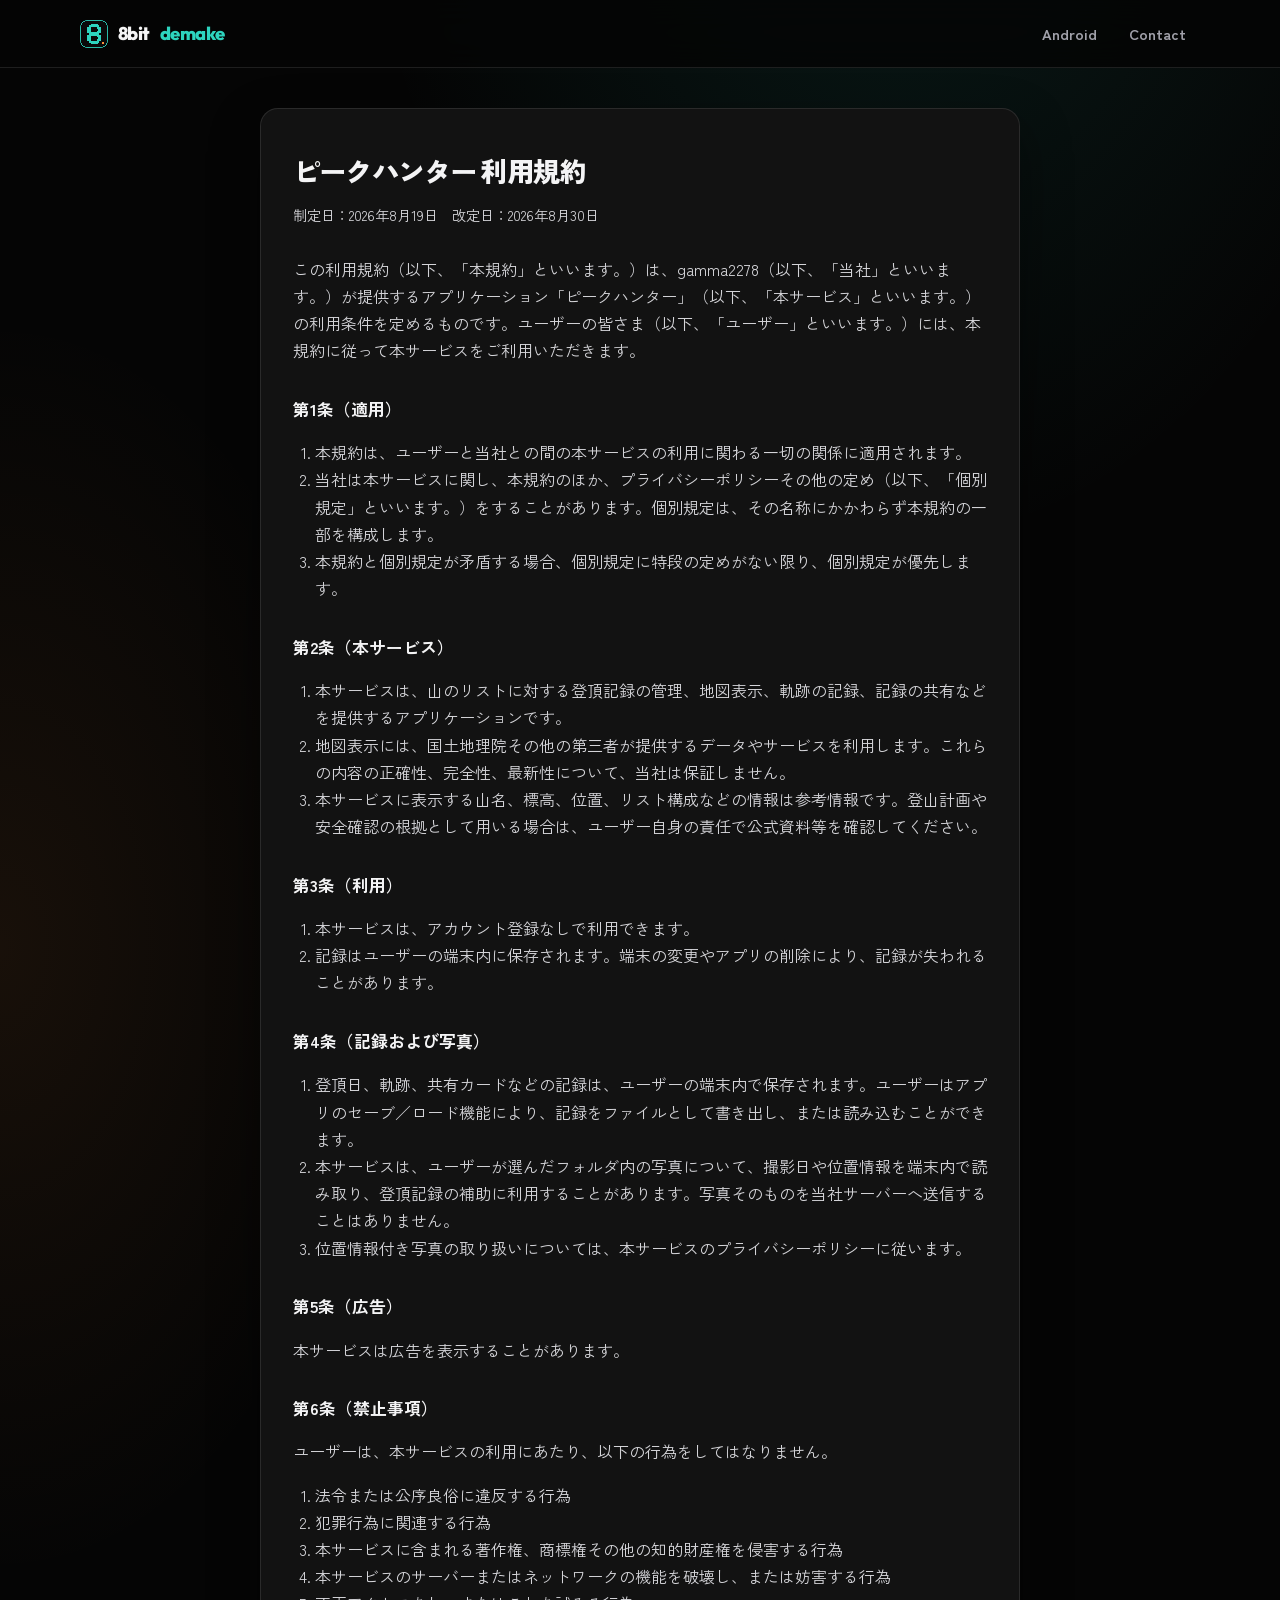
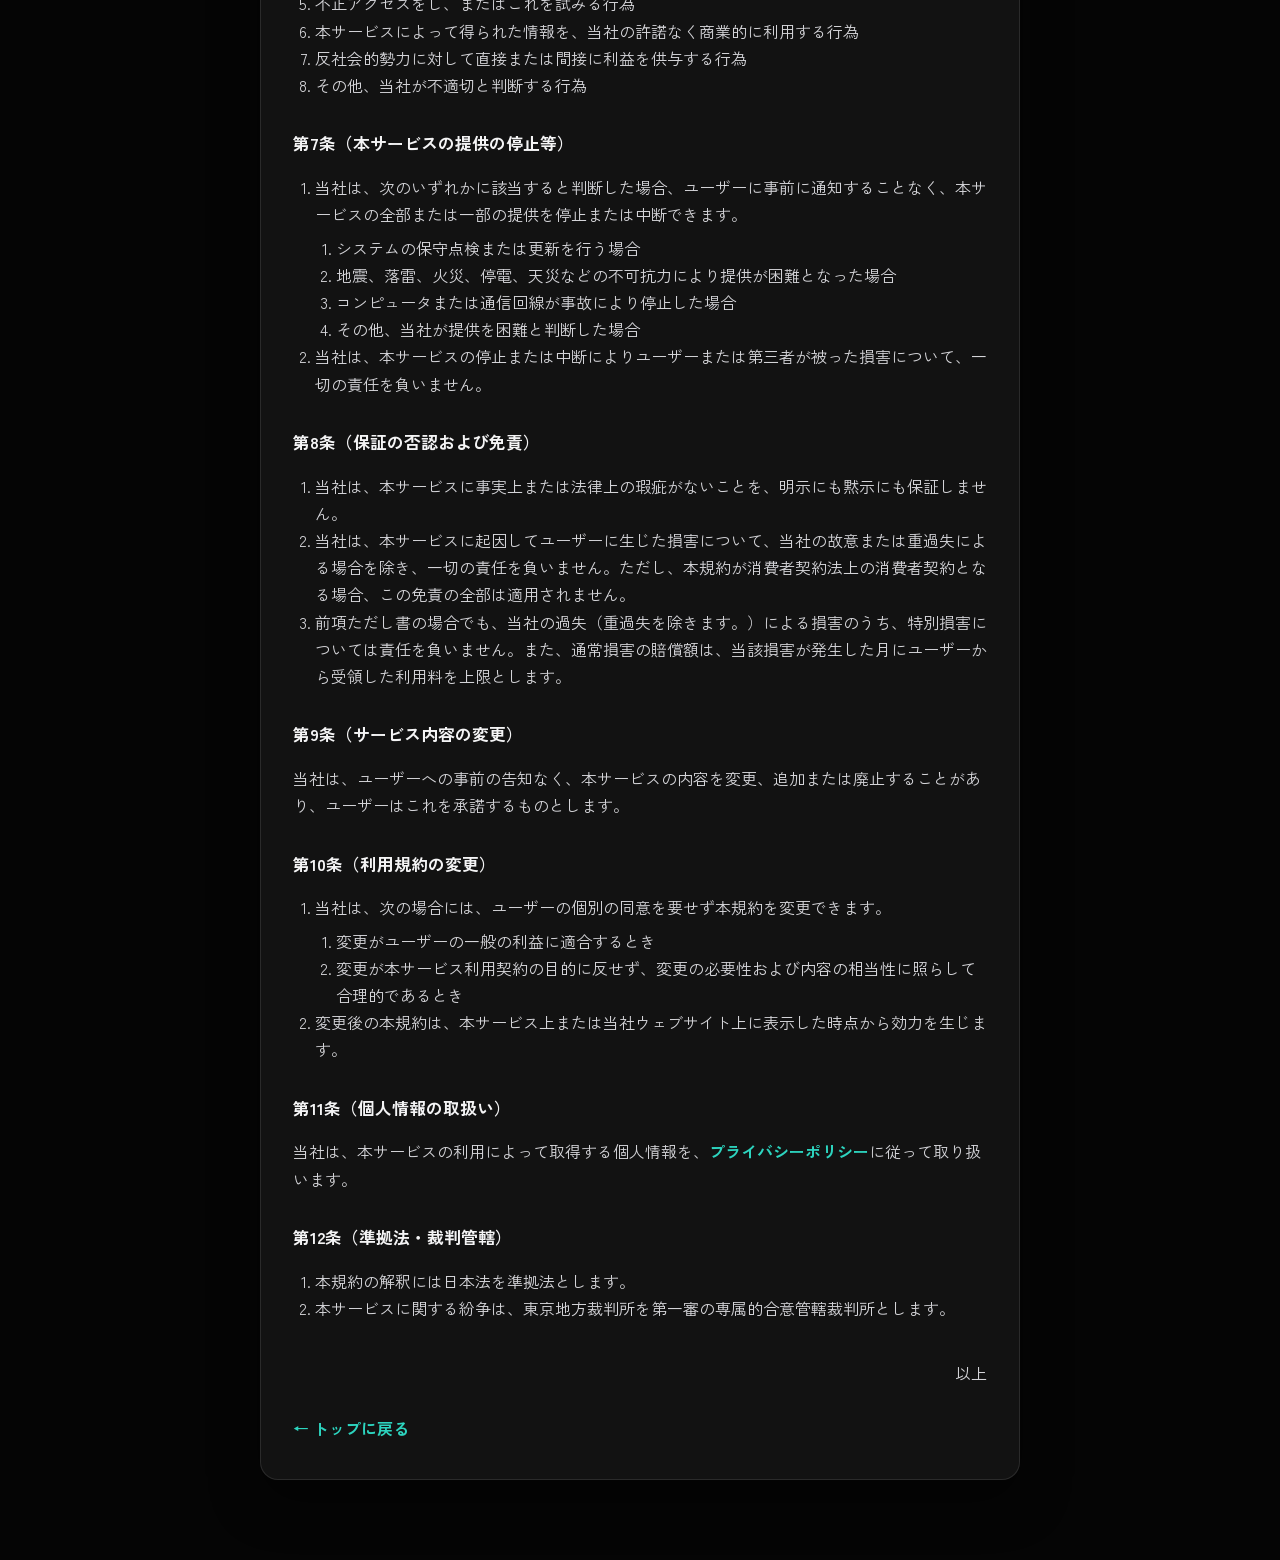
<file: terms_of_service_copy_ika.html>
<!DOCTYPE html>
<html lang="ja">
<head>
    <meta charset="utf-8">
    <meta name="viewport" content="width=device-width,initial-scale=1.0">
    <meta name="theme-color" content="#050505">
    <title>ピークハンター 利用規約</title>
    <link rel="icon" href="favicon.svg" type="image/svg+xml">
    <link rel="icon" href="favicon-32.png" type="image/png" sizes="32x32">
    <link rel="icon" href="favicon.ico" sizes="any">
    <link rel="apple-touch-icon" href="apple-touch-icon.png">
    <link rel="manifest" href="site.webmanifest">
    <link rel="preconnect" href="https://fonts.googleapis.com">
    <link rel="preconnect" href="https://fonts.gstatic.com" crossorigin>
    <link href="https://fonts.googleapis.com/css2?family=Outfit:wght@600;700;800&family=Zen+Kaku+Gothic+New:wght@400;500;700&display=swap" rel="stylesheet">
    <link rel="stylesheet" href="css/style.css">
</head>
<body>

<nav class="navbar">
    <div class="container">
        <a class="navbar-brand" href="index.html"><img src="favicon.svg" width="28" height="28" alt="">8bit <span>demake</span></a>
        <ul class="nav-links" id="nav-links">
            <li><a href="index.html#android">Android</a></li>
            <li><a href="mail_form.html">Contact</a></li>
        </ul>
    </div>
</nav>

<main class="legal-page">
    <article class="legal-doc">
        <h1>ピークハンター 利用規約</h1>
        <p class="legal-meta">制定日：2026年8月19日　改定日：2026年8月30日</p>

        <p>この利用規約（以下、「本規約」といいます。）は、gamma2278（以下、「当社」といいます。）が提供するアプリケーション「ピークハンター」（以下、「本サービス」といいます。）の利用条件を定めるものです。ユーザーの皆さま（以下、「ユーザー」といいます。）には、本規約に従って本サービスをご利用いただきます。</p>

        <h2>第1条（適用）</h2>
        <ol>
            <li>本規約は、ユーザーと当社との間の本サービスの利用に関わる一切の関係に適用されます。</li>
            <li>当社は本サービスに関し、本規約のほか、プライバシーポリシーその他の定め（以下、「個別規定」といいます。）をすることがあります。個別規定は、その名称にかかわらず本規約の一部を構成します。</li>
            <li>本規約と個別規定が矛盾する場合、個別規定に特段の定めがない限り、個別規定が優先します。</li>
        </ol>

        <h2>第2条（本サービス）</h2>
        <ol>
            <li>本サービスは、山のリストに対する登頂記録の管理、地図表示、軌跡の記録、記録の共有などを提供するアプリケーションです。</li>
            <li>地図表示には、国土地理院その他の第三者が提供するデータやサービスを利用します。これらの内容の正確性、完全性、最新性について、当社は保証しません。</li>
            <li>本サービスに表示する山名、標高、位置、リスト構成などの情報は参考情報です。登山計画や安全確認の根拠として用いる場合は、ユーザー自身の責任で公式資料等を確認してください。</li>
        </ol>

        <h2>第3条（利用）</h2>
        <ol>
            <li>本サービスは、アカウント登録なしで利用できます。</li>
            <li>記録はユーザーの端末内に保存されます。端末の変更やアプリの削除により、記録が失われることがあります。</li>
        </ol>

        <h2>第4条（記録および写真）</h2>
        <ol>
            <li>登頂日、軌跡、共有カードなどの記録は、ユーザーの端末内で保存されます。ユーザーはアプリのセーブ／ロード機能により、記録をファイルとして書き出し、または読み込むことができます。</li>
            <li>本サービスは、ユーザーが選んだフォルダ内の写真について、撮影日や位置情報を端末内で読み取り、登頂記録の補助に利用することがあります。写真そのものを当社サーバーへ送信することはありません。</li>
            <li>位置情報付き写真の取り扱いについては、本サービスのプライバシーポリシーに従います。</li>
        </ol>

        <h2>第5条（広告）</h2>
        <p>本サービスは広告を表示することがあります。</p>

        <h2>第6条（禁止事項）</h2>
        <p>ユーザーは、本サービスの利用にあたり、以下の行為をしてはなりません。</p>
        <ol>
            <li>法令または公序良俗に違反する行為</li>
            <li>犯罪行為に関連する行為</li>
            <li>本サービスに含まれる著作権、商標権その他の知的財産権を侵害する行為</li>
            <li>本サービスのサーバーまたはネットワークの機能を破壊し、または妨害する行為</li>
            <li>不正アクセスをし、またはこれを試みる行為</li>
            <li>本サービスによって得られた情報を、当社の許諾なく商業的に利用する行為</li>
            <li>反社会的勢力に対して直接または間接に利益を供与する行為</li>
            <li>その他、当社が不適切と判断する行為</li>
        </ol>

        <h2>第7条（本サービスの提供の停止等）</h2>
        <ol>
            <li>当社は、次のいずれかに該当すると判断した場合、ユーザーに事前に通知することなく、本サービスの全部または一部の提供を停止または中断できます。
                <ol>
                    <li>システムの保守点検または更新を行う場合</li>
                    <li>地震、落雷、火災、停電、天災などの不可抗力により提供が困難となった場合</li>
                    <li>コンピュータまたは通信回線が事故により停止した場合</li>
                    <li>その他、当社が提供を困難と判断した場合</li>
                </ol>
            </li>
            <li>当社は、本サービスの停止または中断によりユーザーまたは第三者が被った損害について、一切の責任を負いません。</li>
        </ol>

        <h2>第8条（保証の否認および免責）</h2>
        <ol>
            <li>当社は、本サービスに事実上または法律上の瑕疵がないことを、明示にも黙示にも保証しません。</li>
            <li>当社は、本サービスに起因してユーザーに生じた損害について、当社の故意または重過失による場合を除き、一切の責任を負いません。ただし、本規約が消費者契約法上の消費者契約となる場合、この免責の全部は適用されません。</li>
            <li>前項ただし書の場合でも、当社の過失（重過失を除きます。）による損害のうち、特別損害については責任を負いません。また、通常損害の賠償額は、当該損害が発生した月にユーザーから受領した利用料を上限とします。</li>
        </ol>

        <h2>第9条（サービス内容の変更）</h2>
        <p>当社は、ユーザーへの事前の告知なく、本サービスの内容を変更、追加または廃止することがあり、ユーザーはこれを承諾するものとします。</p>

        <h2>第10条（利用規約の変更）</h2>
        <ol>
            <li>当社は、次の場合には、ユーザーの個別の同意を要せず本規約を変更できます。
                <ol>
                    <li>変更がユーザーの一般の利益に適合するとき</li>
                    <li>変更が本サービス利用契約の目的に反せず、変更の必要性および内容の相当性に照らして合理的であるとき</li>
                </ol>
            </li>
            <li>変更後の本規約は、本サービス上または当社ウェブサイト上に表示した時点から効力を生じます。</li>
        </ol>

        <h2>第11条（個人情報の取扱い）</h2>
        <p>当社は、本サービスの利用によって取得する個人情報を、<a href="privacy_policy_peekhunter.html">プライバシーポリシー</a>に従って取り扱います。</p>

        <h2>第12条（準拠法・裁判管轄）</h2>
        <ol>
            <li>本規約の解釈には日本法を準拠法とします。</li>
            <li>本サービスに関する紛争は、東京地方裁判所を第一審の専属的合意管轄裁判所とします。</li>
        </ol>

        <p class="legal-end">以上</p>
        <a href="index.html" class="back-link">← トップに戻る</a>
    </article>
</main>

</body>
</html>
</file>
<file: css/style.css>
:root {
    --bg: #050505;
    --bg-deep: #0a0a0a;
    --surface: #121212;
    --ink: #f4f4f5;
    --ink-soft: #d4d4d8;
    --muted: #a1a1aa;
    --line: rgba(255, 255, 255, 0.1);
    --accent: #2dd4bf;
    --accent-hot: #fb923c;
    --accent-soft: rgba(45, 212, 191, 0.14);
    --shadow: 0 20px 50px rgba(0, 0, 0, 0.45);
    --radius: 18px;
    --nav-h: 68px;
    --font-display: "Outfit", "Zen Kaku Gothic New", sans-serif;
    --font-body: "Zen Kaku Gothic New", "Hiragino Sans", sans-serif;
    --max: 1120px;
}

*, *::before, *::after { box-sizing: border-box; }

html {
    scroll-behavior: smooth;
    scroll-padding-top: calc(var(--nav-h) + 20px);
}

body {
    margin: 0;
    color: var(--ink);
    font-family: var(--font-body);
    font-size: 16px;
    line-height: 1.7;
    background:
        radial-gradient(ellipse 80% 50% at 70% -10%, rgba(45, 212, 191, 0.12), transparent 55%),
        radial-gradient(ellipse 60% 40% at 0% 30%, rgba(251, 146, 60, 0.08), transparent 50%),
        var(--bg);
    -webkit-font-smoothing: antialiased;
}

main {
    padding-top: var(--nav-h);
}

img { max-width: 100%; height: auto; display: block; }

a { color: inherit; }

.container {
    width: min(100% - 40px, var(--max));
    margin-inline: auto;
}

/* ── Nav ── */
.navbar {
    position: fixed;
    inset: 0 0 auto;
    z-index: 1000;
    height: var(--nav-h);
    background: rgba(5, 5, 5, 0.88);
    backdrop-filter: blur(16px);
    -webkit-backdrop-filter: blur(16px);
    border-bottom: 1px solid var(--line);
}

.navbar .container {
    display: flex;
    align-items: center;
    justify-content: space-between;
    height: 100%;
}

.navbar-brand {
    display: flex;
    align-items: center;
    gap: 10px;
    font-family: var(--font-display);
    font-weight: 800;
    font-size: 1.15rem;
    letter-spacing: -0.03em;
    text-decoration: none;
    color: var(--ink);
}

.navbar-brand img {
    width: 28px;
    height: 28px;
    border-radius: 7px;
    flex-shrink: 0;
}

.navbar-brand span { color: var(--accent); }

.nav-toggle {
    display: none;
    background: transparent;
    border: 1px solid var(--line);
    border-radius: 10px;
    width: 42px;
    height: 42px;
    cursor: pointer;
    color: var(--ink);
    font-size: 1.1rem;
}

.nav-links {
    display: flex;
    gap: 4px;
    list-style: none;
    margin: 0;
    padding: 0;
}

.nav-links a {
    display: inline-block;
    padding: 8px 14px;
    text-decoration: none;
    color: var(--muted);
    font-weight: 600;
    font-size: 0.92rem;
    border-radius: 999px;
    transition: color 0.2s, background 0.2s;
}

.nav-links a:hover,
.nav-links a.active {
    color: var(--accent);
    background: var(--accent-soft);
}

/* ── Buttons ── */
.btn {
    display: inline-flex;
    align-items: center;
    justify-content: center;
    gap: 8px;
    min-height: 46px;
    padding: 0 20px;
    border-radius: 999px;
    border: 1px solid transparent;
    text-decoration: none;
    font-weight: 700;
    font-size: 0.95rem;
    cursor: pointer;
    transition: transform 0.2s, background 0.2s, color 0.2s, border-color 0.2s, box-shadow 0.2s;
}

.btn:hover { transform: translateY(-1px); }

.btn-primary {
    background: var(--accent);
    color: #04110f;
    box-shadow: 0 10px 24px rgba(45, 212, 191, 0.28);
}

.btn-primary:hover { background: #5eead4; color: #04110f; }

.btn-ghost {
    background: rgba(255, 255, 255, 0.08);
    border-color: rgba(255, 255, 255, 0.28);
    color: #fff;
    backdrop-filter: blur(8px);
}

.btn-ghost:hover { background: rgba(255, 255, 255, 0.16); color: #fff; }

.btn-solid {
    background: #fff;
    color: #050505;
}

.btn-solid:hover { background: #e4e4e7; color: #050505; }

.btn-outline {
    background: transparent;
    border-color: var(--line);
    color: var(--ink);
}

.btn-outline:hover {
    border-color: var(--accent);
    color: var(--accent);
    background: var(--accent-soft);
}

.btn-group {
    display: flex;
    flex-wrap: wrap;
    gap: 10px;
}

/* ── Sections ── */
.section {
    padding: 88px 0;
}

.section-head {
    margin-bottom: 40px;
    max-width: 36rem;
}

.section-head h2 {
    margin: 0;
    font-family: var(--font-display);
    font-size: clamp(1.8rem, 4vw, 2.6rem);
    font-weight: 800;
    letter-spacing: -0.03em;
    line-height: 1.15;
}

.reveal {
    opacity: 1;
    transform: none;
}

/* ── Featured games ── */
.games {
    display: grid;
    gap: 56px;
}

.game {
    display: grid;
    gap: 28px;
}

.game-intro h3 {
    margin: 0;
    font-family: var(--font-display);
    font-size: clamp(1.6rem, 3vw, 2.2rem);
    font-weight: 800;
    letter-spacing: -0.03em;
}

.game-layout {
    display: grid;
    grid-template-columns: minmax(0, 360px) minmax(0, 330px);
    gap: 24px;
    align-items: start;
}

.screen-stage,
.editor-stage {
    background: #000;
    border: 1px solid var(--line);
    border-radius: var(--radius);
    overflow: hidden;
    box-shadow: var(--shadow);
}

.screen-stage {
    aspect-ratio: 256 / 240;
    position: relative;
}

.game-carousel {
    position: absolute;
    inset: 0;
}

.game-carousel img {
    position: absolute;
    inset: 0;
    width: 100%;
    height: 100%;
    object-fit: contain;
    object-position: center top;
    image-rendering: pixelated;
    opacity: 0;
    transition: opacity 0.85s ease;
}

.game-carousel img.is-active {
    opacity: 1;
    z-index: 1;
}

.editor-stage {
    padding: 18px;
    display: grid;
    gap: 14px;
}

.editor-label {
    font-size: 0.78rem;
    font-weight: 800;
    letter-spacing: 0.14em;
    text-transform: uppercase;
    color: var(--accent);
}

.editor-stage img {
    width: 100%;
    border-radius: 10px;
    image-rendering: pixelated;
    background: #000;
}

.game-actions {
    margin-top: 4px;
}

.video-frame {
    position: relative;
    width: 100%;
    max-width: 640px;
    aspect-ratio: 16 / 9;
    border-radius: var(--radius);
    overflow: hidden;
    background: #000;
    border: 1px solid var(--line);
    box-shadow: var(--shadow);
}

.video-frame iframe {
    position: absolute;
    inset: 0;
    width: 100%;
    height: 100%;
    border: 0;
}

/* ── App gallery ── */
.app-gallery {
    display: grid;
    grid-template-columns: repeat(auto-fill, minmax(180px, 1fr));
    gap: 28px 20px;
}

.app-item {
    display: grid;
    gap: 12px;
    text-align: left;
    text-decoration: none;
    color: inherit;
    transition: transform 0.25s ease;
}

.app-item:hover { transform: translateY(-4px); }

.app-item.is-static { cursor: default; }
.app-item.is-static:hover { transform: none; }

.app-thumb {
    aspect-ratio: 9 / 16;
    border-radius: 16px;
    overflow: hidden;
    background: var(--surface);
    border: 1px solid var(--line);
    box-shadow: 0 12px 30px rgba(0, 0, 0, 0.35);
}

.app-thumb.is-iphone {
    aspect-ratio: auto;
}

.app-thumb.is-iphone img {
    height: auto;
    object-fit: contain;
    object-position: center;
}

.app-thumb img {
    width: 100%;
    height: 100%;
    object-fit: cover;
    object-position: top center;
}

.app-item h4 {
    margin: 0;
    font-size: 0.98rem;
    font-weight: 700;
    letter-spacing: -0.01em;
    line-height: 1.35;
    color: var(--ink);
}

.app-item .meta {
    font-size: 0.82rem;
    font-weight: 700;
    color: var(--accent);
}

.app-item.discontinued {
    opacity: 0.55;
}

.app-item.discontinued .meta {
    color: var(--accent-hot);
}

.app-item.discontinued h4 {
    text-decoration: line-through;
    color: var(--muted);
}

/* ── Tools ── */
.tool-row {
    display: grid;
    grid-template-columns: minmax(0, 280px) minmax(0, 1fr);
    gap: 28px;
    align-items: center;
    padding: 28px;
    background: var(--surface);
    border: 1px solid var(--line);
    border-radius: var(--radius);
    box-shadow: var(--shadow);
}

.tool-row img {
    width: 100%;
    border-radius: 12px;
    image-rendering: pixelated;
    background: #000;
}

.tool-row h3 {
    margin: 0 0 18px;
    font-family: var(--font-display);
    font-size: 1.6rem;
    font-weight: 800;
}

/* ── Footer ── */
.site-footer {
    padding: 56px 0 72px;
    border-top: 1px solid var(--line);
    text-align: center;
}

.site-footer .copyright {
    margin: 18px 0 12px;
    color: var(--muted);
    font-size: 0.9rem;
}

.back-to-top {
    position: fixed;
    right: 20px;
    bottom: 20px;
    z-index: 900;
    width: 44px;
    height: 44px;
    border: 0;
    border-radius: 999px;
    background: #fff;
    color: #050505;
    cursor: pointer;
    opacity: 0;
    pointer-events: none;
    transform: translateY(8px);
    transition: opacity 0.25s, transform 0.25s;
}

.back-to-top.visible {
    opacity: 1;
    pointer-events: auto;
    transform: translateY(0);
}

/* ── Contact page ── */
.mail-page {
    min-height: 100vh;
    padding: calc(var(--nav-h) + 48px) 0 64px;
}

.mail-panel {
    width: min(100% - 40px, 640px);
    margin: 0 auto;
    padding: 36px 28px;
    background: var(--surface);
    border: 1px solid var(--line);
    border-radius: var(--radius);
    box-shadow: var(--shadow);
    text-align: center;
}

.mail-panel h1 {
    margin: 0 0 24px;
    font-family: var(--font-display);
    font-size: 2rem;
    font-weight: 800;
    letter-spacing: -0.03em;
}

.back-link {
    display: inline-block;
    margin-top: 28px;
    color: var(--accent);
    font-weight: 700;
    text-decoration: none;
}

.back-link:hover { text-decoration: underline; }

/* ── Legal document ── */
.legal-page {
    min-height: 100vh;
    padding: calc(var(--nav-h) + 40px) 0 80px;
}

.legal-doc {
    width: min(100% - 40px, 760px);
    margin: 0 auto;
    padding: 40px 32px 36px;
    background: var(--surface);
    border: 1px solid var(--line);
    border-radius: var(--radius);
    box-shadow: var(--shadow);
}

.legal-doc h1 {
    margin: 0 0 8px;
    font-family: var(--font-display);
    font-size: 1.7rem;
    font-weight: 800;
    letter-spacing: -0.03em;
}

.legal-meta {
    margin: 0 0 28px;
    color: var(--muted);
    font-size: 0.9rem;
}

.legal-doc h2 {
    margin: 1.8em 0 0.6em;
    font-size: 1.05rem;
    font-weight: 700;
}

.legal-doc p,
.legal-doc li {
    color: var(--ink-soft);
}

.legal-doc a {
    color: var(--accent);
    font-weight: 700;
    text-decoration: none;
}

.legal-doc a:hover { text-decoration: underline; }

.legal-doc ol {
    padding-left: 1.35em;
}

.legal-doc ol ol {
    margin-top: 0.4em;
}

.legal-end {
    margin: 2.4em 0 0;
    text-align: right;
    color: var(--muted);
}

@media (max-width: 480px) {
    .legal-doc { padding: 28px 18px 24px; }
}

/* ── Responsive ── */
@media (max-width: 860px) {
    .nav-toggle { display: inline-flex; align-items: center; justify-content: center; }

    .nav-links {
        display: none;
        position: absolute;
        top: calc(var(--nav-h) - 1px);
        left: 0;
        right: 0;
        flex-direction: column;
        gap: 0;
        padding: 12px 16px 18px;
        background: rgba(5, 5, 5, 0.96);
        border-bottom: 1px solid var(--line);
        backdrop-filter: blur(16px);
    }

    .nav-links.open { display: flex; }

    .game-layout,
    .tool-row {
        grid-template-columns: 1fr;
    }

    .section { padding: 64px 0; }

    .app-gallery {
        grid-template-columns: repeat(2, minmax(0, 1fr));
    }
}

@media (max-width: 480px) {
    .container { width: min(100% - 28px, var(--max)); }

    .app-gallery { gap: 20px 12px; }
}

@media (prefers-reduced-motion: reduce) {
    html { scroll-behavior: auto; }
}
</file>
